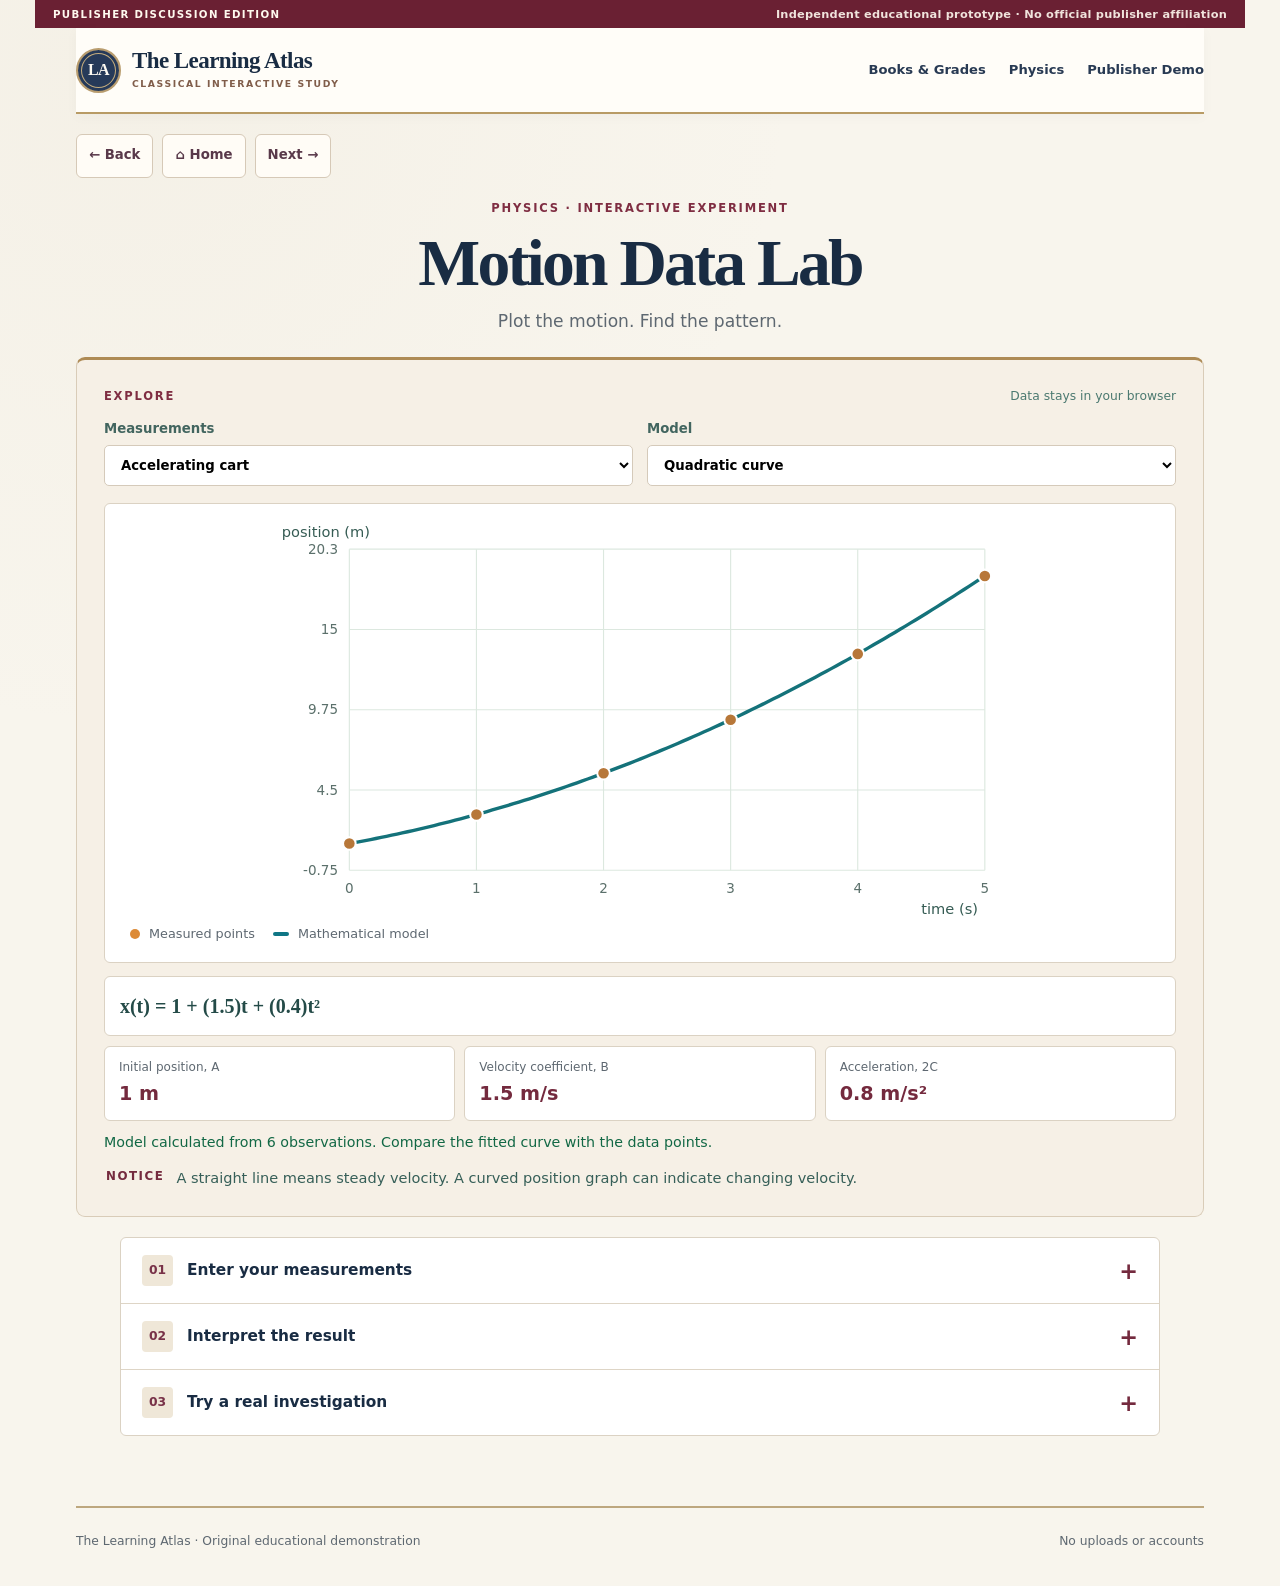
<file: lab/motion.html>
<!doctype html>
<html lang="en">
<head>
<meta charset="utf-8"><meta name="viewport" content="width=device-width,initial-scale=1,viewport-fit=cover">
<meta name="theme-color" content="#f8f5ed">
<meta name="description" content="Explore measured motion through a clear graph and simple regression models.">
<title>Motion Data Lab · The Learning Atlas</title>
<link rel="stylesheet" href="../styles.css"><link rel="stylesheet" href="motion.css">
<script type="module" src="motion.js"></script>
</head>
<body>
<a class="skip" href="#lab-main">Skip to the laboratory</a>
<div class="shell">
<div class="edition-strip"><span>PUBLISHER DISCUSSION EDITION</span><span>Independent educational prototype · No official publisher affiliation</span></div>
<header class="topbar">
<a class="logo" href="../#home"><span class="brand-mark" aria-hidden="true">LA</span><span>The Learning Atlas<small>CLASSICAL INTERACTIVE STUDY</small></span></a>
<nav class="nav lab-nav" aria-label="Main navigation"><a href="../#books">Books &amp; Grades</a><a href="../#physics">Physics</a><a href="../#showcase">Publisher Demo</a></nav>
</header>
<main id="lab-main">
<nav class="route-nav" aria-label="Page navigation"><a href="../#physics">← Back</a><a href="../#home">⌂ Home</a><a href="../#lesson/motion-graphs">Next →</a></nav>
<header class="lab-hero"><div class="eyebrow">Physics · Interactive experiment</div>
<h1>Motion Data Lab</h1><p>Plot the motion. Find the pattern.</p></header>
<section class="lab-stage" aria-label="Motion visualization and mathematical model">
<div class="lab-stage-top"><span class="visual-label">EXPLORE</span><span class="privacy-mini">Data stays in your browser</span></div>
<div class="lab-controls">
<label for="dataset">Measurements
<select id="dataset">
<option value="accelerated">Accelerating cart</option><option value="constant">Steady-speed cart</option>
<option value="noisy">Approximate measurements</option><option value="custom">My own data</option>
</select></label>
<label for="model">Model
<select id="model"><option value="1">Straight line</option><option value="2" selected>Quadratic curve</option></select></label>
</div>
<div class="graph-card lab-main-graph">
<svg id="position-chart" viewBox="0 0 660 355" role="img" aria-label="Observed position points and a fitted position-time curve"></svg>
<div class="legend"><span><i class="legend-dot"></i> Measured points</span><span><i class="legend-line"></i> Mathematical model</span></div>
</div>
<div class="model-equation" id="equation">Calculating the model…</div>
<div id="metrics" class="metric-grid" aria-live="polite"></div>
<p class="feedback" id="fit-status" role="status" aria-live="polite"></p>
<div class="lab-notice"><span>NOTICE</span><p>A straight line means steady velocity. A curved position graph can indicate changing velocity.</p></div>
</section>
<section class="lab-accordion" aria-label="Work with the data">
<details id="measurements-panel">
<summary><span>01</span> Enter your measurements <span class="summary-caret" aria-hidden="true">+</span></summary>
<div class="lab-accordion-content">
<p>Record time and position. Use different times for each observation.</p>
<div class="table-scroll"><table class="measurements"><caption>Position measurements (seconds and meters)</caption><thead><tr><th scope="col">#</th><th scope="col">Time (s)</th><th scope="col">Position (m)</th><th scope="col">Remove</th></tr></thead><tbody id="data-rows"></tbody></table></div>
<div class="actions"><button type="button" id="add-row">+ Add observation</button><button type="button" id="reset">Restore sample</button></div>
<div class="paste-data"><details><summary>Paste two spreadsheet columns</summary>
<label for="paste">One time, position pair per line</label>
<textarea id="paste" rows="4" placeholder="time,position&#10;0,1&#10;1,3.4&#10;2,6.2"></textarea>
<button type="button" id="use-paste">Use these measurements</button></details></div>
</div></details>
<details id="interpret-panel">
<summary><span>02</span> Interpret the result <span class="summary-caret" aria-hidden="true">+</span></summary>
<div class="lab-accordion-content">
<p><strong>Residuals</strong> show measured position minus model prediction.</p>
<div class="graph-card"><svg id="residual-chart" viewBox="0 0 660 195" role="img" aria-label="Residual errors plotted against observation times"></svg></div>
<div id="interpretation" class="interpretation"></div><div id="more-metrics" class="metric-grid" aria-label="Fit diagnostics"></div>
<p class="subtext">A small error or a high R² does not prove that the physical assumptions are correct.</p>
<div class="actions"><button type="button" id="download-csv" class="primary" disabled>Download CSV</button><button type="button" id="print-report" disabled>Print results</button></div>
</div></details>
<details id="investigate-panel">
<summary><span>03</span> Try a real investigation <span class="summary-caret" aria-hidden="true">+</span></summary>
<div class="lab-accordion-content">
<p>Roll a cart or ball on a safe surface. Measure its positions from video frames at known times.</p>
<ol><li>Where is the position graph steepest?</li><li>What does the coefficient of t mean? What about twice the coefficient of t²?</li><li>Which fit has smaller, less patterned residuals?</li></ol>
<p><a href="../materials/motion-model-investigation.html" target="_blank" rel="noopener">Open printable investigation sheet ↗</a></p>
</div></details>
</section>
</main>
<footer class="footer"><span>The Learning Atlas · Original educational demonstration</span><span>No uploads or accounts</span></footer>
</div></body></html>
</file>
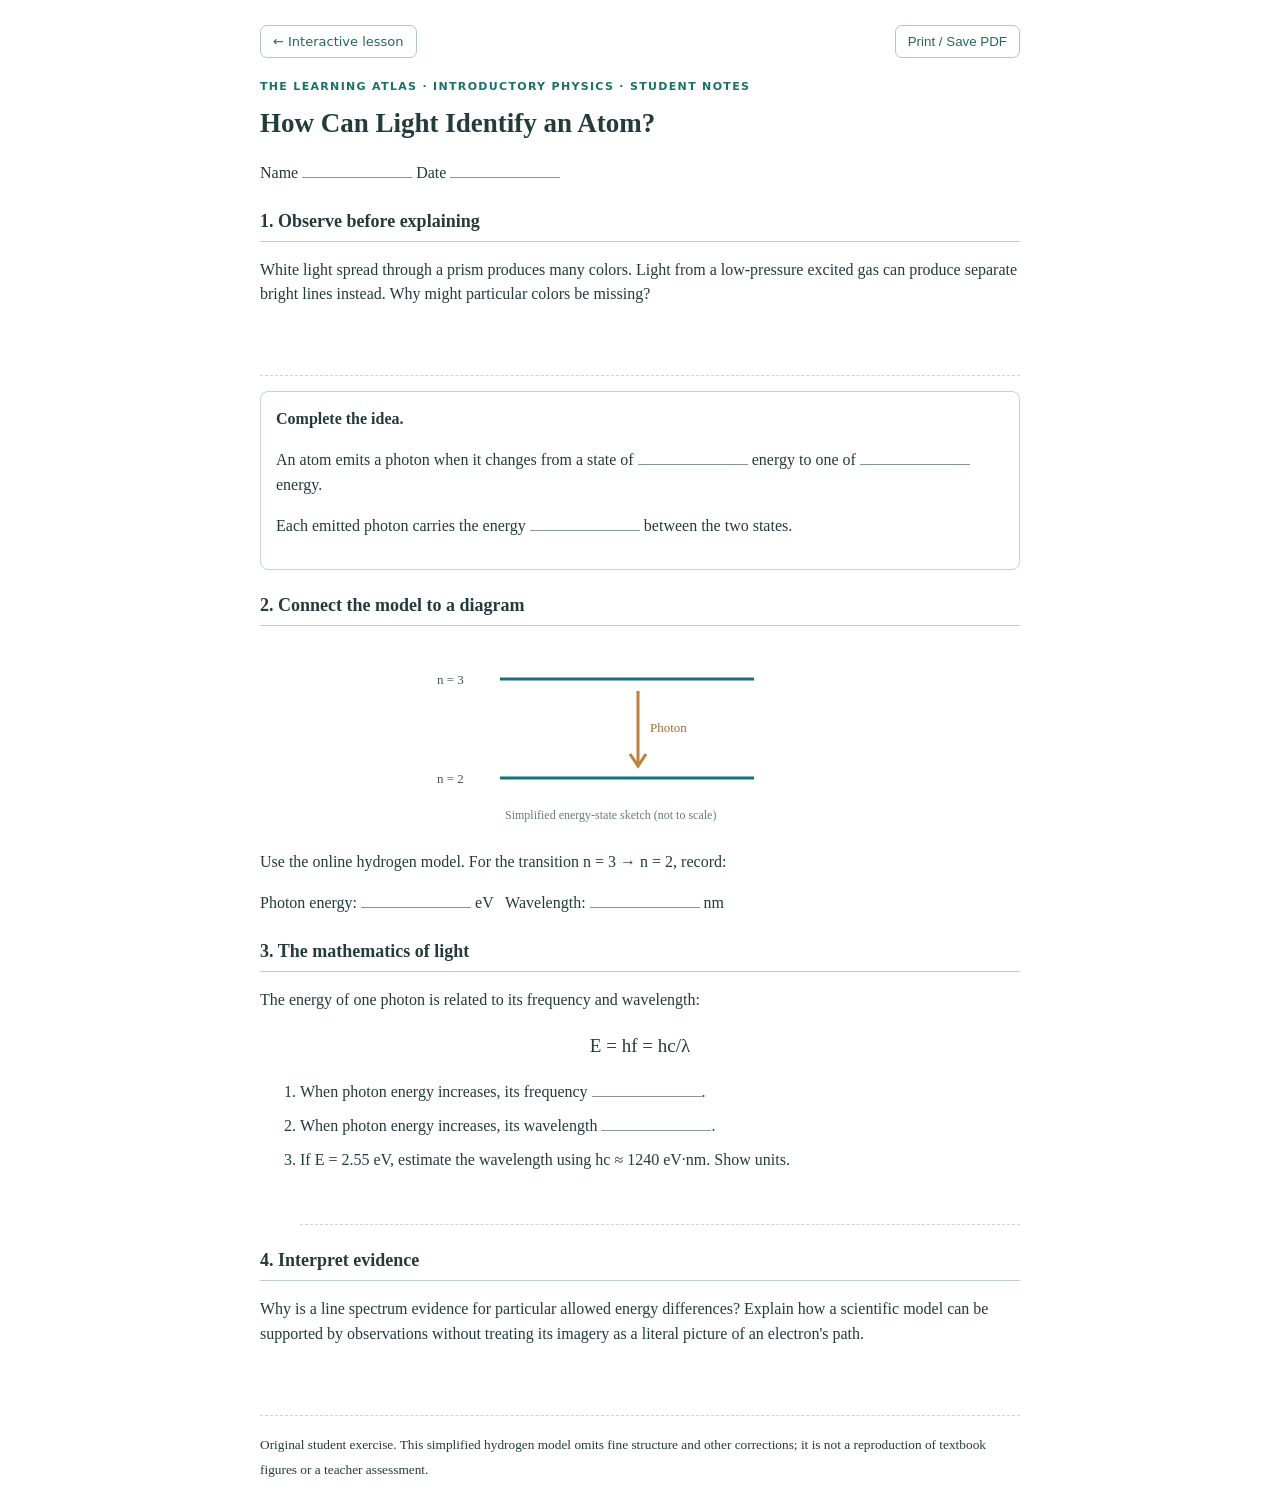
<file: materials/atomic-spectra-guided-notes.html>
<!doctype html><html lang="en"><head><meta charset="utf-8"><meta name="viewport" content="width=device-width, initial-scale=1"><title>Hydrogen Light and Spectra — Guided Notes</title><style>body{max-width:760px;margin:25px auto;padding:0 18px;color:#233c39;font:16px/1.55 Georgia,serif}h1{font-size:27px;margin:10px 0}h2{font-size:18px;margin:22px 0 10px;padding-bottom:5px;border-bottom:1px solid #bed0c6}.small{font:700 11px system-ui;letter-spacing:.12em;text-transform:uppercase;color:#1a706b}.blank{display:inline-block;min-width:110px;border-bottom:1px solid #84988f;height:16px}.line{height:52px;border-bottom:1px dashed #cbd6ce}.field{border:1px solid #c2d6c8;border-radius:8px;padding:15px;margin:15px 0}.tools{display:flex;justify-content:space-between;align-items:center;font:13px system-ui;margin-bottom:22px}.tools a,.tools button{padding:8px 12px;border:1px solid #b3c9bf;border-radius:7px;background:white;color:#28645f;text-decoration:none}svg{width:100%;max-width:460px;display:block;margin:12px auto}li{margin:9px 0}@media print{.tools{display:none}body{margin:0;max-width:none;padding:0;font-size:14px}@page{margin:16mm}}</style></head><body>
<div class="tools"><a href="../#lesson/atom-spectra">← Interactive lesson</a><button onclick="window.print()">Print / Save PDF</button></div>
<div class="small">The Learning Atlas · Introductory Physics · Student notes</div>
<h1>How Can Light Identify an Atom?</h1><p>Name <span class="blank"></span> Date <span class="blank"></span></p>
<h2>1. Observe before explaining</h2><p>White light spread through a prism produces many colors. Light from a low-pressure excited gas can produce separate bright lines instead. Why might particular colors be missing?</p><div class="line"></div>
<div class="field"><strong>Complete the idea.</strong><p>An atom emits a photon when it changes from a state of <span class="blank"></span> energy to one of <span class="blank"></span> energy.</p><p>Each emitted photon carries the energy <span class="blank"></span> between the two states.</p></div>
<h2>2. Connect the model to a diagram</h2>
<svg viewBox="0 0 460 196" role="img" aria-label="Two horizontal atomic energy-state lines for students to label"><path d="M90 41H344M90 140H344" stroke="#14727a" stroke-width="3"/><path d="M228 53V125" stroke="#c08039" stroke-width="3"/><path d="M220 116L228 128L236 116" fill="none" stroke="#c08039" stroke-width="3"/><text x="27" y="46" font-size="13" fill="#415a55">n = 3</text><text x="27" y="145" font-size="13" fill="#415a55">n = 2</text><text x="240" y="94" font-size="13" fill="#a66c2e">Photon</text><text x="95" y="181" font-size="12" fill="#667d72">Simplified energy-state sketch (not to scale)</text></svg>
<p>Use the online hydrogen model. For the transition n = 3 → n = 2, record:</p><p>Photon energy: <span class="blank"></span> eV &nbsp; Wavelength: <span class="blank"></span> nm</p>
<h2>3. The mathematics of light</h2><p>The energy of one photon is related to its frequency and wavelength:</p><p style="text-align:center;font-size:19px">E = hf = hc/λ</p>
<ol><li>When photon energy increases, its frequency <span class="blank"></span>.</li><li>When photon energy increases, its wavelength <span class="blank"></span>.</li><li>If E = 2.55 eV, estimate the wavelength using hc ≈ 1240 eV·nm. Show units.<div class="line"></div></li></ol>
<h2>4. Interpret evidence</h2><p>Why is a line spectrum evidence for particular allowed energy differences? Explain how a scientific model can be supported by observations without treating its imagery as a literal picture of an electron's path.</p><div class="line"></div><p><small>Original student exercise. This simplified hydrogen model omits fine structure and other corrections; it is not a reproduction of textbook figures or a teacher assessment.</small></p></body></html>
</file>
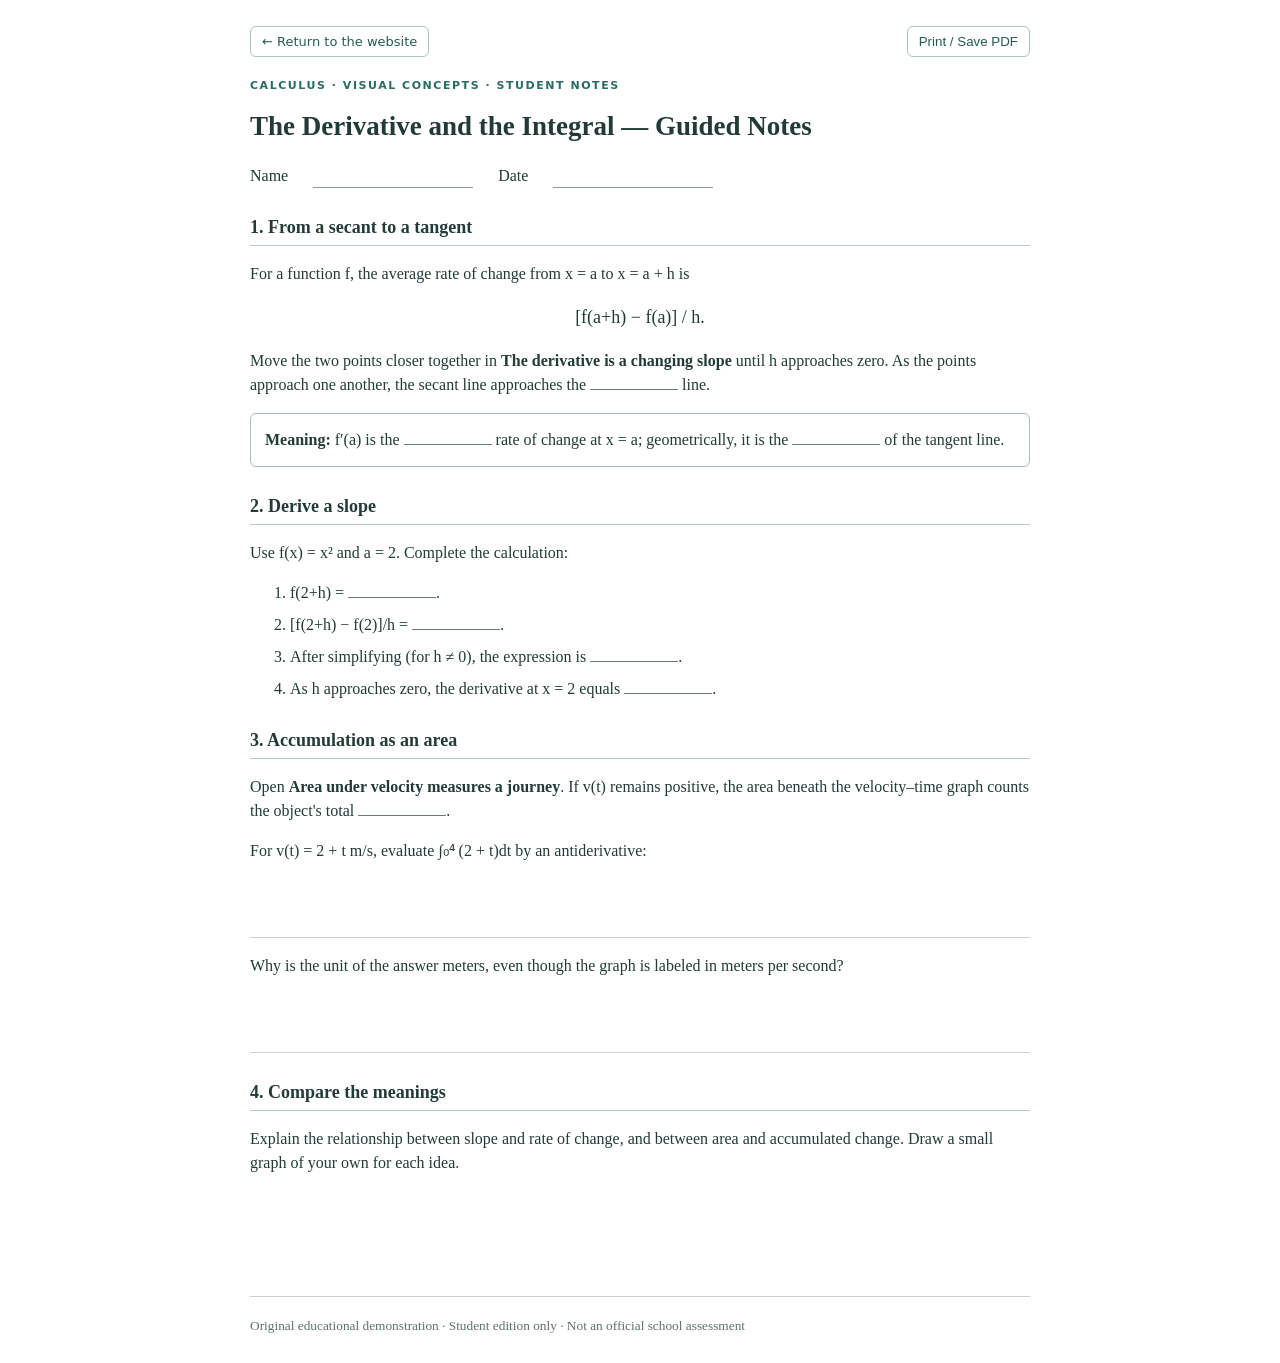
<file: materials/calculus-graphical-meaning-guided-notes.html>
<!doctype html><html lang="en"><head><meta charset="utf-8"><meta name="viewport" content="width=device-width,initial-scale=1"><title>The Derivative and the Integral — Guided Notes — The Learning Atlas</title><style>
body{max-width:780px;margin:26px auto;padding:0 18px;font:16px/1.5 Georgia,Cambria,serif;color:#223b37}h1{font-size:27px;line-height:1.15}h2{font-size:18px;border-bottom:1px solid #b7c9c1;padding-bottom:4px;margin-top:26px}.eyebrow{font:700 11px/1.3 system-ui;letter-spacing:.14em;color:#286c66;text-transform:uppercase}.names{display:flex;gap:25px;flex-wrap:wrap;margin:22px 0}.rule{display:inline-block;border-bottom:1px solid #8d9c94;min-width:160px}.blank{display:inline-block;border-bottom:1px solid #657e70;min-width:88px;height:1em}.writing{height:58px;border-bottom:1px solid #c8d4c8;margin:6px 0 14px}.box{padding:14px;border:1px solid #acbeb4;border-radius:6px;margin:14px 0}.table{width:100%;border-collapse:collapse;margin:15px 0}.table td,.table th{border:1px solid #b4c6be;padding:8px;text-align:center}.tools{display:flex;gap:10px;align-items:center;justify-content:space-between;font:13px system-ui;margin-bottom:22px}.tools button,.tools a{background:white;border:1px solid #afc3b6;color:#245c53;text-decoration:none;border-radius:6px;padding:7px 11px}small{color:#61716a}svg{max-width:100%}li{margin:8px 0}@media print{.tools{display:none}body{max-width:none;margin:0;padding:0;font-size:14px}h1{font-size:24px}@page{margin:16mm}}</style></head><body><div class="tools"><a href="../#physics">← Return to the website</a><button type="button" onclick="window.print()">Print / Save PDF</button></div><div class="eyebrow">Calculus · Visual concepts · Student notes</div><h1>The Derivative and the Integral — Guided Notes</h1><div class="names">Name <span class="rule"></span> Date <span class="rule"></span></div>
<h2>1. From a secant to a tangent</h2><p>For a function f, the average rate of change from x = a to x = a + h is</p><p style="text-align:center;font-size:18px">[f(a+h) − f(a)] / h.</p>
<p>Move the two points closer together in <strong>The derivative is a changing slope</strong> until h approaches zero. As the points approach one another, the secant line approaches the <span class="blank"></span> line.</p>
<div class="box"><strong>Meaning:</strong> f′(a) is the <span class="blank"></span> rate of change at x = a; geometrically, it is the <span class="blank"></span> of the tangent line.</div>
<h2>2. Derive a slope</h2><p>Use f(x) = x² and a = 2. Complete the calculation:</p>
<ol><li>f(2+h) = <span class="blank"></span>.</li><li>[f(2+h) − f(2)]/h = <span class="blank"></span>.</li><li>After simplifying (for h ≠ 0), the expression is <span class="blank"></span>.</li><li>As h approaches zero, the derivative at x = 2 equals <span class="blank"></span>.</li></ol>
<h2>3. Accumulation as an area</h2><p>Open <strong>Area under velocity measures a journey</strong>. If v(t) remains positive, the area beneath the velocity–time graph counts the object's total <span class="blank"></span>.</p>
<p>For v(t) = 2 + t m/s, evaluate ∫₀⁴ (2 + t)dt by an antiderivative:</p><div class="writing"></div>
<p>Why is the unit of the answer meters, even though the graph is labeled in meters per second?</p><div class="writing"></div>
<h2>4. Compare the meanings</h2><p>Explain the relationship between slope and rate of change, and between area and accumulated change. Draw a small graph of your own for each idea.</p><div class="writing" style="height:105px"></div>
<p><small>Original educational demonstration · Student edition only · Not an official school assessment</small></p></body></html>
</file>
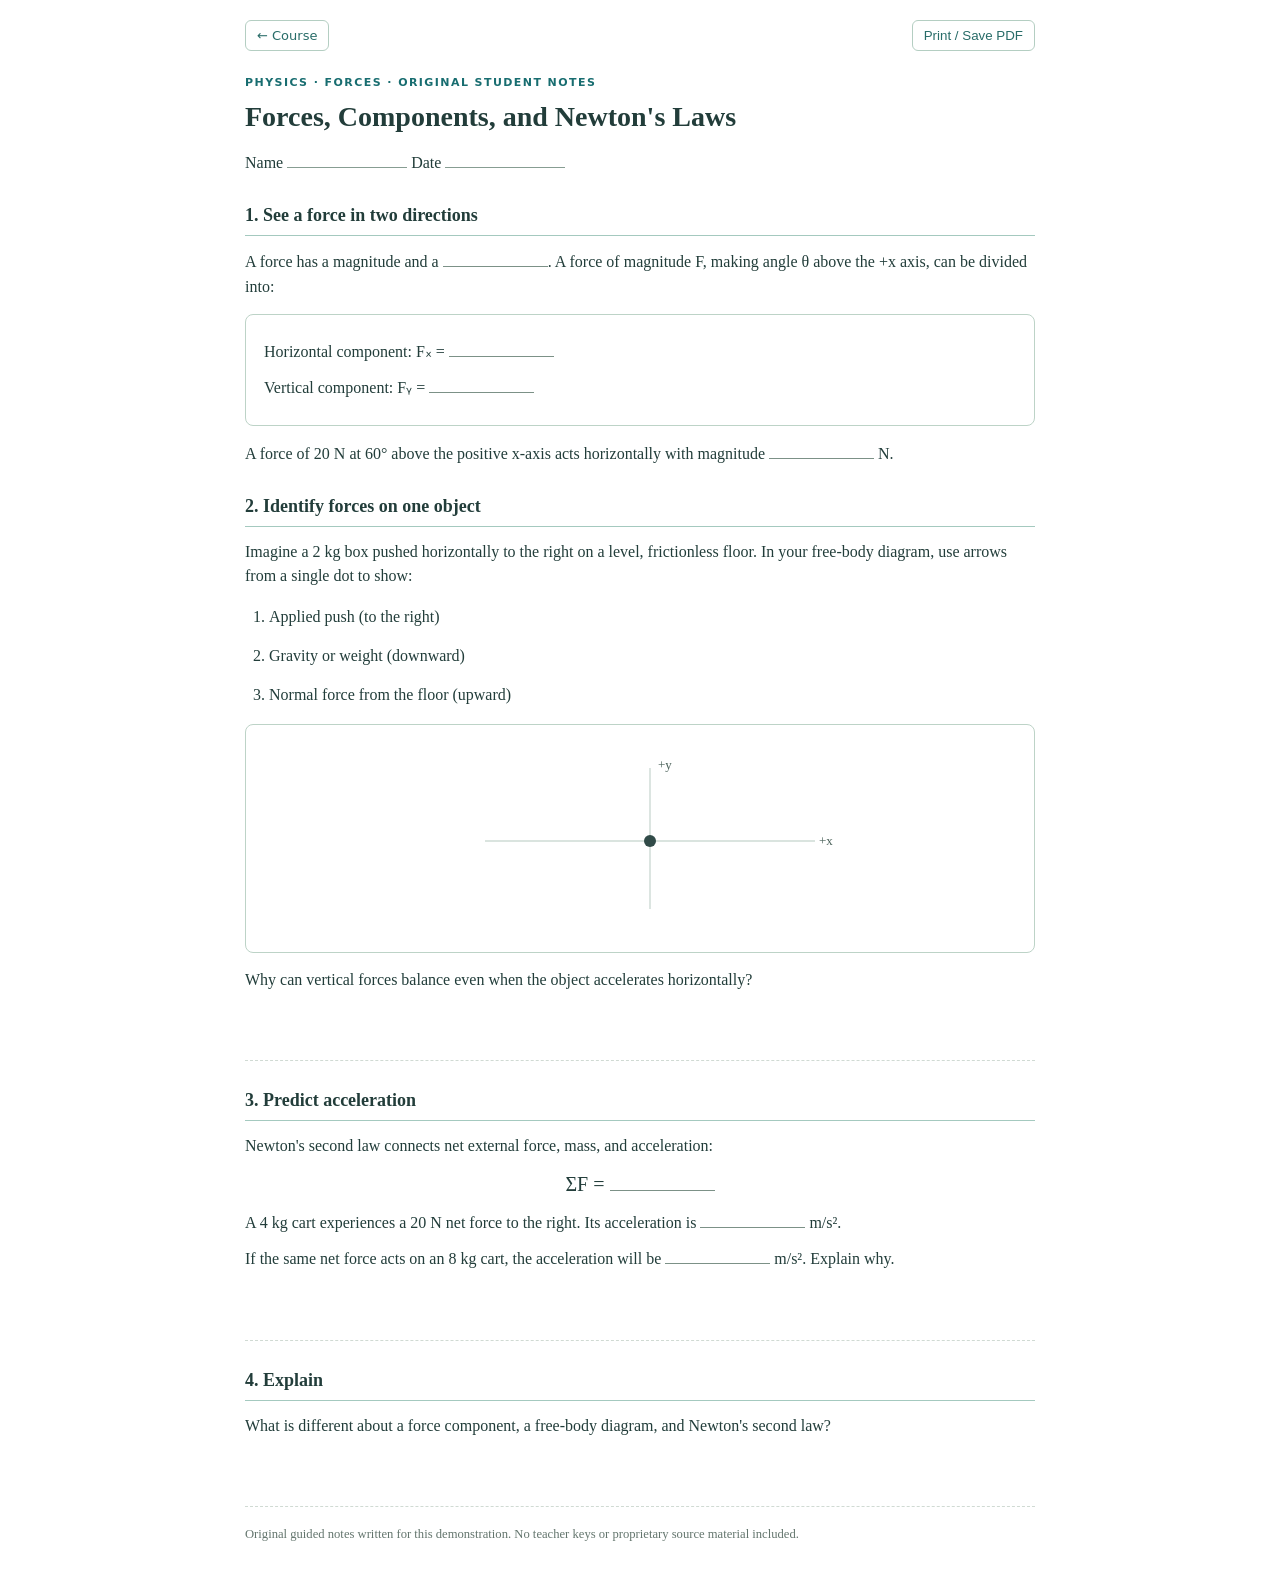
<file: materials/forces-guided-notes.html>
<!doctype html><html lang="en"><head><meta charset="utf-8"><meta name="viewport" content="width=device-width,initial-scale=1"><title>Forces, Components, and Newton's Laws — Learning Atlas</title><style>body{max-width:790px;padding:20px 22px;margin:0 auto;font:16px/1.55 Georgia,serif;color:#223d3a}h1{font-size:28px;line-height:1.18;margin:11px 0 18px}h2{font-size:18px;border-bottom:1px solid #a4c9bf;margin:26px 0 13px;padding-bottom:5px}p{margin:10px 0}ol{padding-left:24px}li{margin-bottom:14px}.tiny{font:700 11px system-ui;text-transform:uppercase;letter-spacing:.13em;color:#186d70}.bar{display:flex;justify-content:space-between;gap:9px;margin-bottom:25px;font:13px system-ui}.bar a,.bar button{background:#fff;border:1px solid #b4cec2;border-radius:6px;padding:7px 11px;color:#286c68;text-decoration:none;cursor:pointer}.rule{display:inline-block;min-width:120px;border-bottom:1px solid #879d92;height:13px}.answer{display:inline-block;min-width:105px;border-bottom:1px solid #7c9187;height:17px}.paper{border:1px solid #bdd3c7;border-radius:8px;padding:14px 18px;margin:15px 0}.lines{height:58px;border-bottom:1px dashed #d0dad3;margin:10px 0 18px}.small{font-size:.79rem;color:#63756d}svg{max-width:100%;display:block;margin:12px auto} @media print{.bar{display:none}body{max-width:none;margin:0;padding:0;font-size:14px}h1{font-size:24px}@page{margin:15mm}}</style></head><body><div class="bar"><a href="../#physics">← Course</a><button onclick="window.print()">Print / Save PDF</button></div><div class="tiny">Physics · Forces · Original Student Notes</div><h1>Forces, Components, and Newton's Laws</h1><p>Name <span class="rule"></span> Date <span class="rule"></span></p>
<h2>1. See a force in two directions</h2><p>A force has a magnitude and a <span class="answer"></span>. A force of magnitude F, making angle θ above the +x axis, can be divided into:</p>
<div class="paper"><p>Horizontal component: Fₓ = <span class="answer"></span></p><p>Vertical component: Fᵧ = <span class="answer"></span></p></div>
<p>A force of 20 N at 60° above the positive x-axis acts horizontally with magnitude <span class="answer"></span> N.</p>
<h2>2. Identify forces on one object</h2><p>Imagine a 2 kg box pushed horizontally to the right on a level, frictionless floor. In your free-body diagram, use arrows from a single dot to show:</p>
<ol><li>Applied push (to the right)</li><li>Gravity or weight (downward)</li><li>Normal force from the floor (upward)</li></ol>
<div class="paper"><svg viewBox="0 0 490 175" role="img" aria-label="Blank axes through a dot, for students to add force arrows" width="490" height="175"><path d="M90 90H420M255 17V158" stroke="#cedbd5" stroke-width="1.4"/><circle cx="255" cy="90" r="6" fill="#314b48"/><text x="424" y="94" font-size="13" fill="#4b625a">+x</text><text x="263" y="18" font-size="13" fill="#4b625a">+y</text></svg></div>
<p>Why can vertical forces balance even when the object accelerates horizontally?</p><div class="lines"></div>
<h2>3. Predict acceleration</h2><p>Newton's second law connects net external force, mass, and acceleration:</p><p style="text-align:center;font-size:20px">ΣF = <span class="answer"></span></p>
<p>A 4 kg cart experiences a 20 N net force to the right. Its acceleration is <span class="answer"></span> m/s².</p>
<p>If the same net force acts on an 8 kg cart, the acceleration will be <span class="answer"></span> m/s². Explain why.</p><div class="lines"></div>
<h2>4. Explain</h2><p>What is different about a force component, a free-body diagram, and Newton's second law?</p><div class="lines"></div><p class="small">Original guided notes written for this demonstration. No teacher keys or proprietary source material included.</p></body></html>
</file>
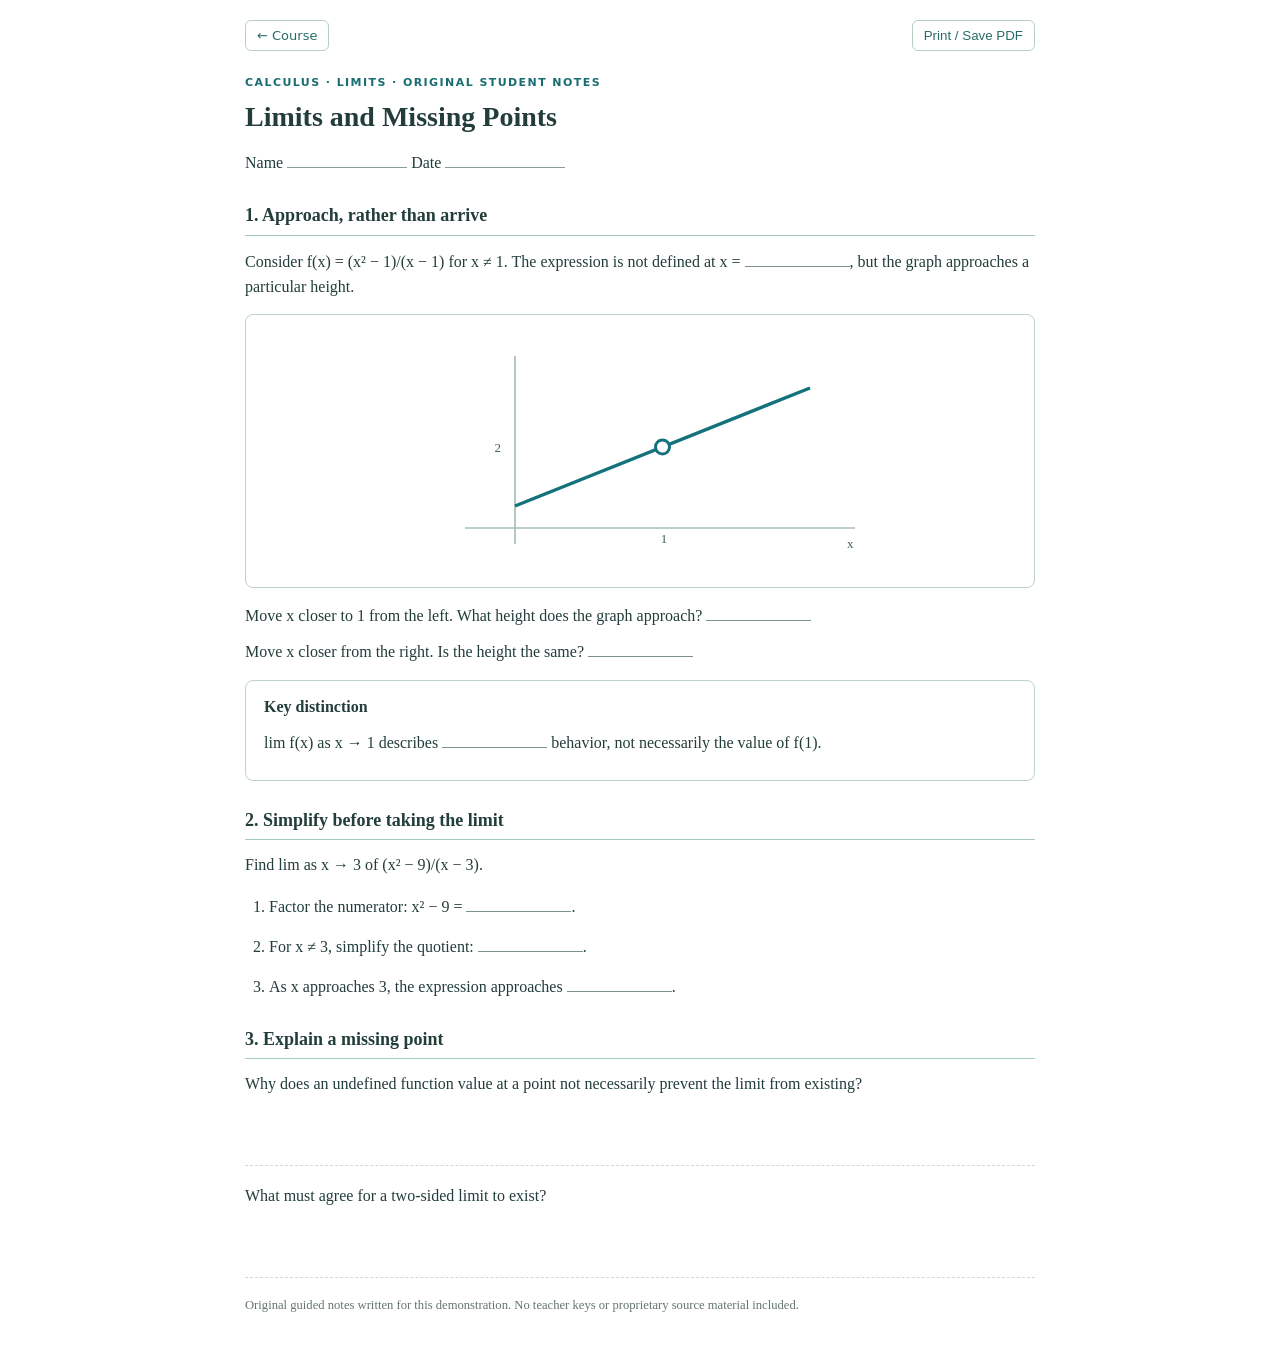
<file: materials/limits-guided-notes.html>
<!doctype html><html lang="en"><head><meta charset="utf-8"><meta name="viewport" content="width=device-width,initial-scale=1"><title>Limits and Missing Points — Learning Atlas</title><style>body{max-width:790px;padding:20px 22px;margin:0 auto;font:16px/1.55 Georgia,serif;color:#223d3a}h1{font-size:28px;line-height:1.18;margin:11px 0 18px}h2{font-size:18px;border-bottom:1px solid #a4c9bf;margin:26px 0 13px;padding-bottom:5px}p{margin:10px 0}ol{padding-left:24px}li{margin-bottom:14px}.tiny{font:700 11px system-ui;text-transform:uppercase;letter-spacing:.13em;color:#186d70}.bar{display:flex;justify-content:space-between;gap:9px;margin-bottom:25px;font:13px system-ui}.bar a,.bar button{background:#fff;border:1px solid #b4cec2;border-radius:6px;padding:7px 11px;color:#286c68;text-decoration:none;cursor:pointer}.rule{display:inline-block;min-width:120px;border-bottom:1px solid #879d92;height:13px}.answer{display:inline-block;min-width:105px;border-bottom:1px solid #7c9187;height:17px}.paper{border:1px solid #bdd3c7;border-radius:8px;padding:14px 18px;margin:15px 0}.lines{height:58px;border-bottom:1px dashed #d0dad3;margin:10px 0 18px}.small{font-size:.79rem;color:#63756d}svg{max-width:100%;display:block;margin:12px auto} @media print{.bar{display:none}body{max-width:none;margin:0;padding:0;font-size:14px}h1{font-size:24px}@page{margin:15mm}}</style></head><body><div class="bar"><a href="../#physics">← Course</a><button onclick="window.print()">Print / Save PDF</button></div><div class="tiny">Calculus · Limits · Original Student Notes</div><h1>Limits and Missing Points</h1><p>Name <span class="rule"></span> Date <span class="rule"></span></p>
<h2>1. Approach, rather than arrive</h2><p>Consider f(x) = (x² − 1)/(x − 1) for x ≠ 1. The expression is not defined at x = <span class="answer"></span>, but the graph approaches a particular height.</p>
<div class="paper"><svg viewBox="0 0 490 220" role="img" aria-label="Straight-line graph with a missing point at x=1,y=2" width="490" height="220"><path d="M70 187H460M120 15V203" stroke="#a8bfb4" stroke-width="1.7"/><path d="M120 165L415 47" stroke="#14727a" stroke-width="3.4"/><circle cx="267.5" cy="106" r="7" fill="white" stroke="#14727a" stroke-width="3"/><text x="269" y="202" text-anchor="middle" fill="#415e55" font-size="13">1</text><text x="106" y="111" text-anchor="end" fill="#415e55" font-size="13">2</text><text x="452" y="207" font-size="13" fill="#415e55">x</text></svg></div>
<p>Move x closer to 1 from the left. What height does the graph approach? <span class="answer"></span></p>
<p>Move x closer from the right. Is the height the same? <span class="answer"></span></p>
<div class="paper"><strong>Key distinction</strong><p>lim f(x) as x → 1 describes <span class="answer"></span> behavior, not necessarily the value of f(1).</p></div>
<h2>2. Simplify before taking the limit</h2><p>Find lim as x → 3 of (x² − 9)/(x − 3).</p><ol><li>Factor the numerator: x² − 9 = <span class="answer"></span>.</li><li>For x ≠ 3, simplify the quotient: <span class="answer"></span>.</li><li>As x approaches 3, the expression approaches <span class="answer"></span>.</li></ol>
<h2>3. Explain a missing point</h2><p>Why does an undefined function value at a point not necessarily prevent the limit from existing?</p><div class="lines"></div>
<p>What must agree for a two-sided limit to exist?</p><div class="lines"></div><p class="small">Original guided notes written for this demonstration. No teacher keys or proprietary source material included.</p></body></html>
</file>
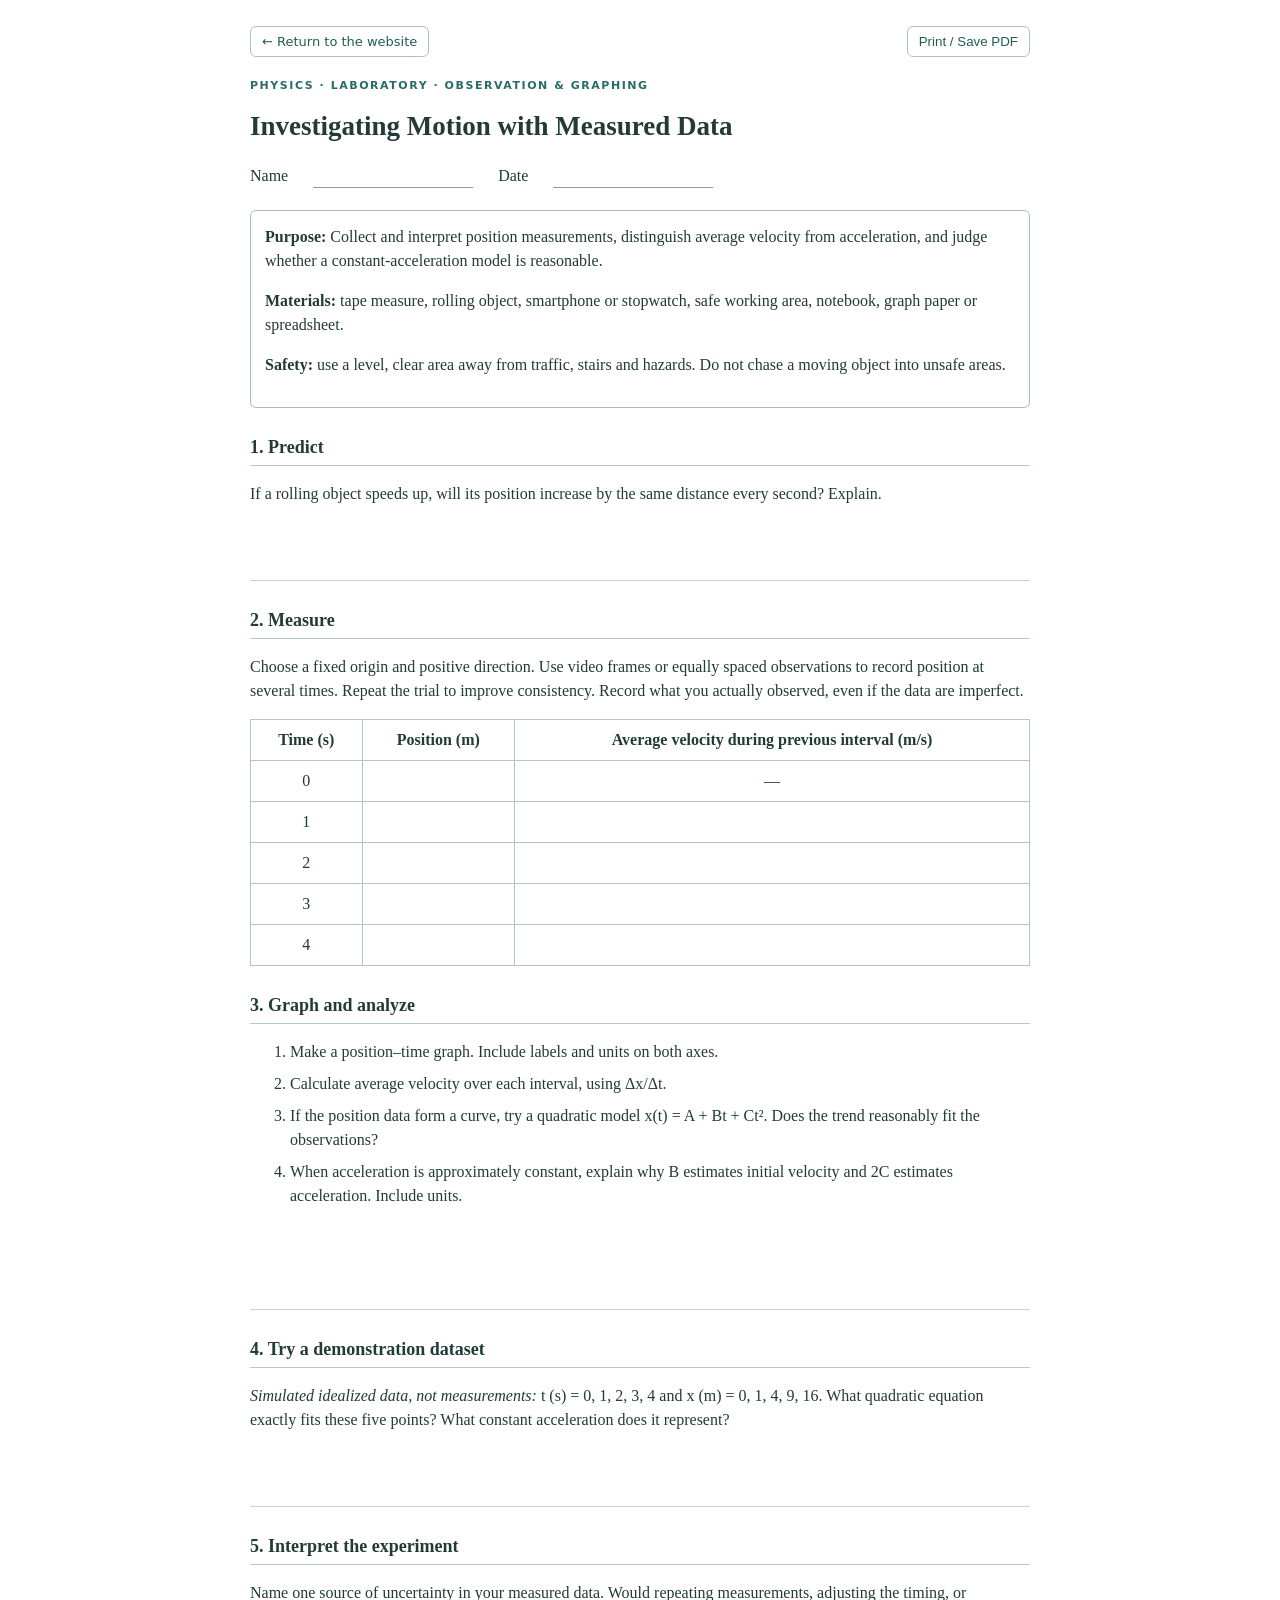
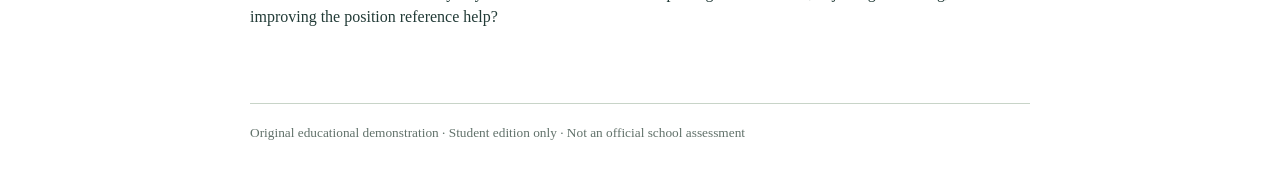
<file: materials/motion-data-lab.html>
<!doctype html><html lang="en"><head><meta charset="utf-8"><meta name="viewport" content="width=device-width,initial-scale=1"><title>Investigating Motion with Measured Data — The Learning Atlas</title><style>
body{max-width:780px;margin:26px auto;padding:0 18px;font:16px/1.5 Georgia,Cambria,serif;color:#223b37}h1{font-size:27px;line-height:1.15}h2{font-size:18px;border-bottom:1px solid #b7c9c1;padding-bottom:4px;margin-top:26px}.eyebrow{font:700 11px/1.3 system-ui;letter-spacing:.14em;color:#286c66;text-transform:uppercase}.names{display:flex;gap:25px;flex-wrap:wrap;margin:22px 0}.rule{display:inline-block;border-bottom:1px solid #8d9c94;min-width:160px}.blank{display:inline-block;border-bottom:1px solid #657e70;min-width:88px;height:1em}.writing{height:58px;border-bottom:1px solid #c8d4c8;margin:6px 0 14px}.box{padding:14px;border:1px solid #acbeb4;border-radius:6px;margin:14px 0}.table{width:100%;border-collapse:collapse;margin:15px 0}.table td,.table th{border:1px solid #b4c6be;padding:8px;text-align:center}.tools{display:flex;gap:10px;align-items:center;justify-content:space-between;font:13px system-ui;margin-bottom:22px}.tools button,.tools a{background:white;border:1px solid #afc3b6;color:#245c53;text-decoration:none;border-radius:6px;padding:7px 11px}small{color:#61716a}svg{max-width:100%}li{margin:8px 0}@media print{.tools{display:none}body{max-width:none;margin:0;padding:0;font-size:14px}h1{font-size:24px}@page{margin:16mm}}</style></head><body><div class="tools"><a href="../#physics">← Return to the website</a><button type="button" onclick="window.print()">Print / Save PDF</button></div><div class="eyebrow">Physics · Laboratory · Observation &amp; Graphing</div><h1>Investigating Motion with Measured Data</h1><div class="names">Name <span class="rule"></span> Date <span class="rule"></span></div>
<div class="box"><strong>Purpose:</strong> Collect and interpret position measurements, distinguish average velocity from acceleration, and judge whether a constant-acceleration model is reasonable.<p><strong>Materials:</strong> tape measure, rolling object, smartphone or stopwatch, safe working area, notebook, graph paper or spreadsheet.</p><p><strong>Safety:</strong> use a level, clear area away from traffic, stairs and hazards. Do not chase a moving object into unsafe areas.</p></div>
<h2>1. Predict</h2><p>If a rolling object speeds up, will its position increase by the same distance every second? Explain.</p><div class="writing"></div>
<h2>2. Measure</h2><p>Choose a fixed origin and positive direction. Use video frames or equally spaced observations to record position at several times. Repeat the trial to improve consistency. Record what you actually observed, even if the data are imperfect.</p>
<table class="table"><tr><th>Time (s)</th><th>Position (m)</th><th>Average velocity during previous interval (m/s)</th></tr><tr><td>0</td><td></td><td>—</td></tr><tr><td>1</td><td></td><td></td></tr><tr><td>2</td><td></td><td></td></tr><tr><td>3</td><td></td><td></td></tr><tr><td>4</td><td></td><td></td></tr></table>
<h2>3. Graph and analyze</h2><ol><li>Make a position–time graph. Include labels and units on both axes.</li><li>Calculate average velocity over each interval, using Δx/Δt.</li><li>If the position data form a curve, try a quadratic model x(t) = A + Bt + Ct². Does the trend reasonably fit the observations?</li><li>When acceleration is approximately constant, explain why B estimates initial velocity and 2C estimates acceleration. Include units.</li></ol><div class="writing" style="height:85px"></div>
<h2>4. Try a demonstration dataset</h2><p><em>Simulated idealized data, not measurements:</em> t (s) = 0, 1, 2, 3, 4 and x (m) = 0, 1, 4, 9, 16. What quadratic equation exactly fits these five points? What constant acceleration does it represent?</p><div class="writing"></div>
<h2>5. Interpret the experiment</h2><p>Name one source of uncertainty in your measured data. Would repeating measurements, adjusting the timing, or improving the position reference help?</p><div class="writing"></div>
<p><small>Original educational demonstration · Student edition only · Not an official school assessment</small></p></body></html>
</file>
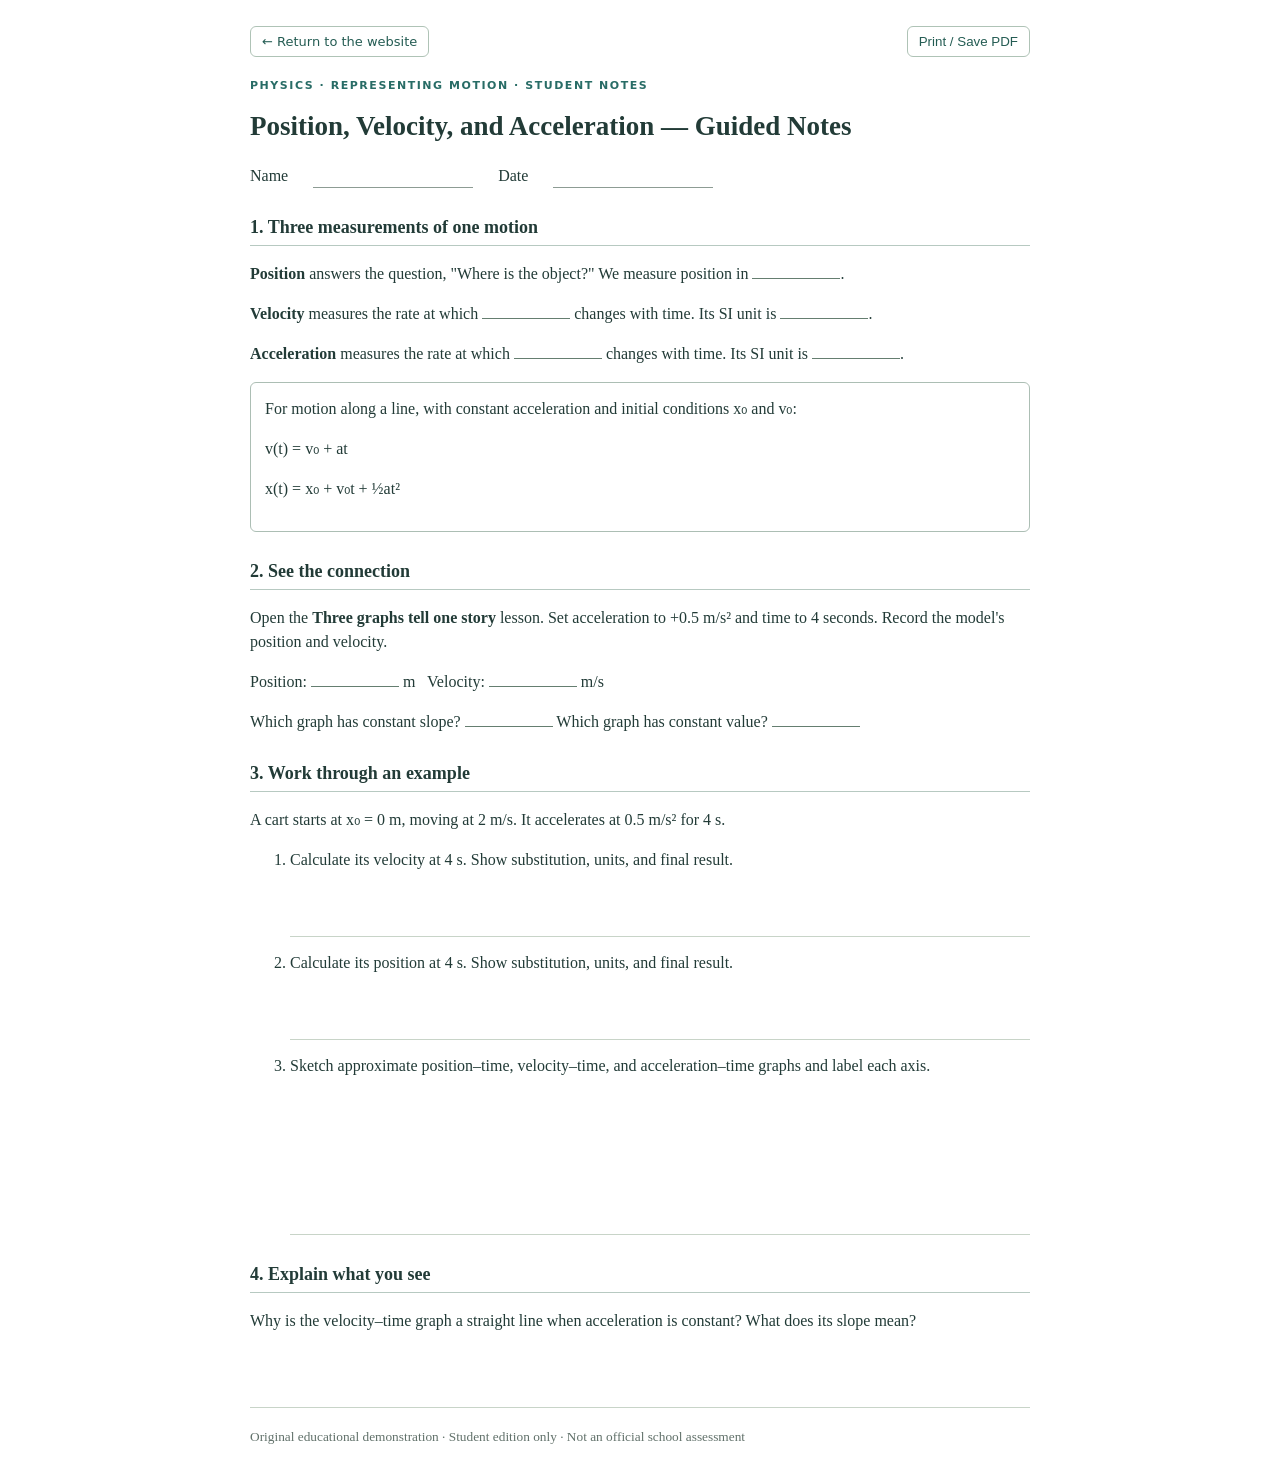
<file: materials/motion-graphs-guided-notes.html>
<!doctype html><html lang="en"><head><meta charset="utf-8"><meta name="viewport" content="width=device-width,initial-scale=1"><title>Position, Velocity, and Acceleration — Guided Notes — The Learning Atlas</title><style>
body{max-width:780px;margin:26px auto;padding:0 18px;font:16px/1.5 Georgia,Cambria,serif;color:#223b37}h1{font-size:27px;line-height:1.15}h2{font-size:18px;border-bottom:1px solid #b7c9c1;padding-bottom:4px;margin-top:26px}.eyebrow{font:700 11px/1.3 system-ui;letter-spacing:.14em;color:#286c66;text-transform:uppercase}.names{display:flex;gap:25px;flex-wrap:wrap;margin:22px 0}.rule{display:inline-block;border-bottom:1px solid #8d9c94;min-width:160px}.blank{display:inline-block;border-bottom:1px solid #657e70;min-width:88px;height:1em}.writing{height:58px;border-bottom:1px solid #c8d4c8;margin:6px 0 14px}.box{padding:14px;border:1px solid #acbeb4;border-radius:6px;margin:14px 0}.table{width:100%;border-collapse:collapse;margin:15px 0}.table td,.table th{border:1px solid #b4c6be;padding:8px;text-align:center}.tools{display:flex;gap:10px;align-items:center;justify-content:space-between;font:13px system-ui;margin-bottom:22px}.tools button,.tools a{background:white;border:1px solid #afc3b6;color:#245c53;text-decoration:none;border-radius:6px;padding:7px 11px}small{color:#61716a}svg{max-width:100%}li{margin:8px 0}@media print{.tools{display:none}body{max-width:none;margin:0;padding:0;font-size:14px}h1{font-size:24px}@page{margin:16mm}}</style></head><body><div class="tools"><a href="../#physics">← Return to the website</a><button type="button" onclick="window.print()">Print / Save PDF</button></div><div class="eyebrow">Physics · Representing motion · Student notes</div><h1>Position, Velocity, and Acceleration — Guided Notes</h1><div class="names">Name <span class="rule"></span> Date <span class="rule"></span></div>
<h2>1. Three measurements of one motion</h2>
<p><strong>Position</strong> answers the question, "Where is the object?" We measure position in <span class="blank"></span>.</p>
<p><strong>Velocity</strong> measures the rate at which <span class="blank"></span> changes with time. Its SI unit is <span class="blank"></span>.</p>
<p><strong>Acceleration</strong> measures the rate at which <span class="blank"></span> changes with time. Its SI unit is <span class="blank"></span>.</p>
<div class="box">For motion along a line, with constant acceleration and initial conditions x₀ and v₀:
<p>v(t) = v₀ + at</p>
<p>x(t) = x₀ + v₀t + ½at²</p></div>
<h2>2. See the connection</h2><p>Open the <strong>Three graphs tell one story</strong> lesson. Set acceleration to +0.5 m/s² and time to 4 seconds. Record the model's position and velocity.</p>
<p>Position: <span class="blank"></span> m &nbsp; Velocity: <span class="blank"></span> m/s</p>
<p>Which graph has constant slope? <span class="blank"></span> Which graph has constant value? <span class="blank"></span></p>
<h2>3. Work through an example</h2><p>A cart starts at x₀ = 0 m, moving at 2 m/s. It accelerates at 0.5 m/s² for 4 s.</p>
<ol><li>Calculate its velocity at 4 s. Show substitution, units, and final result.<div class="writing"></div></li>
<li>Calculate its position at 4 s. Show substitution, units, and final result.<div class="writing"></div></li>
<li>Sketch approximate position–time, velocity–time, and acceleration–time graphs and label each axis.<div class="writing" style="height:150px"></div></li></ol>
<h2>4. Explain what you see</h2><p>Why is the velocity–time graph a straight line when acceleration is constant? What does its slope mean?</p><div class="writing"></div>
<p><small>Original educational demonstration · Student edition only · Not an official school assessment</small></p></body></html>
</file>
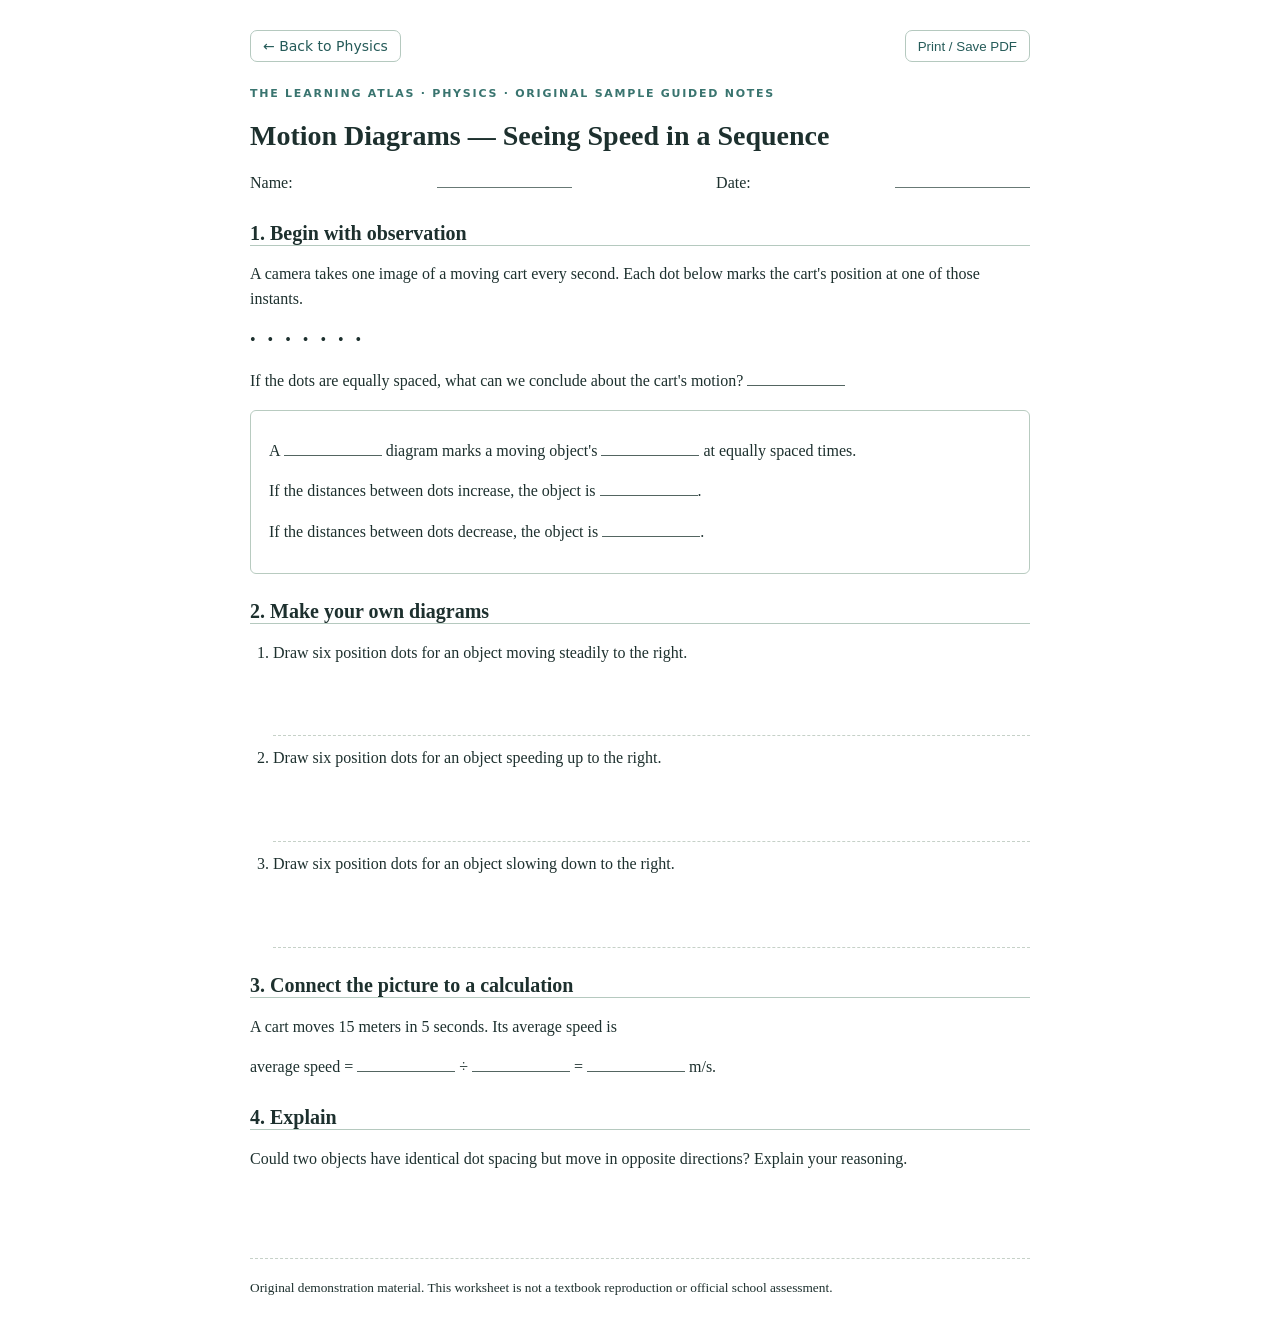
<file: materials/motion-guided-notes.html>
<!doctype html><html lang="en"><head><meta charset="utf-8"><meta name="viewport" content="width=device-width, initial-scale=1"><style>body{max-width:780px;margin:30px auto;padding:0 18px;color:#1d302e;font:16px/1.55 Georgia,serif}h1,h2{line-height:1.2}h1{font-size:28px}h2{font-size:20px;border-bottom:1px solid #b5c9bf;margin-top:25px}.brand{font:700 11px system-ui;letter-spacing:.16em;color:#39746f;text-transform:uppercase}.meta{display:flex;justify-content:space-between;gap:18px;flex-wrap:wrap}.rule{display:inline-block;border-bottom:1px solid #687975;min-width:135px;height:16px}.blank{display:inline-block;border-bottom:1px solid #536561;min-width:98px;height:15px}.box{border:1px solid #b8cbc0;padding:12px 18px;margin:16px 0;border-radius:6px}ol{padding-left:23px}li{margin:10px 0}.space{height:70px;border-bottom:1px dashed #c6d1c8}.toolbar{display:flex;gap:8px;justify-content:space-between;margin:10px 0 25px;font:14px system-ui}.toolbar a,.toolbar button{border:1px solid #b5c9bf;border-radius:7px;padding:7px 12px;color:#255b59;text-decoration:none;background:white}@media print{body{margin:0;max-width:none;padding:0}.toolbar{display:none}h1{font-size:24px}.box{break-inside:avoid}@page{margin:15mm}}</style><title>Guided notes | Motion Diagrams</title></head><body><div class="toolbar"><a href="../#physics">← Back to Physics</a><button onclick="window.print()">Print / Save PDF</button></div><div class="brand">The Learning Atlas · Physics · Original Sample Guided Notes</div><h1>Motion Diagrams — Seeing Speed in a Sequence</h1><div class="meta">Name: <span class="rule"></span> Date: <span class="rule"></span></div><h2>1. Begin with observation</h2><p>A camera takes one image of a moving cart every second. Each dot below marks the cart's position at one of those instants.</p><p>• &nbsp; • &nbsp; • &nbsp; • &nbsp; • &nbsp; • &nbsp; •</p><p>If the dots are equally spaced, what can we conclude about the cart's motion? <span class="blank"></span></p><div class="box"><p>A <span class="blank"></span> diagram marks a moving object's <span class="blank"></span> at equally spaced times.</p><p>If the distances between dots increase, the object is <span class="blank"></span>.</p><p>If the distances between dots decrease, the object is <span class="blank"></span>.</p></div><h2>2. Make your own diagrams</h2><ol><li>Draw six position dots for an object moving steadily to the right.<div class="space"></div></li><li>Draw six position dots for an object speeding up to the right.<div class="space"></div></li><li>Draw six position dots for an object slowing down to the right.<div class="space"></div></li></ol><h2>3. Connect the picture to a calculation</h2><p>A cart moves 15 meters in 5 seconds. Its average speed is</p><p>average speed = <span class="blank"></span> ÷ <span class="blank"></span> = <span class="blank"></span> m/s.</p><h2>4. Explain</h2><p>Could two objects have identical dot spacing but move in opposite directions? Explain your reasoning.</p><div class="space"></div><p><small>Original demonstration material. This worksheet is not a textbook reproduction or official school assessment.</small></p></body></html>
</file>
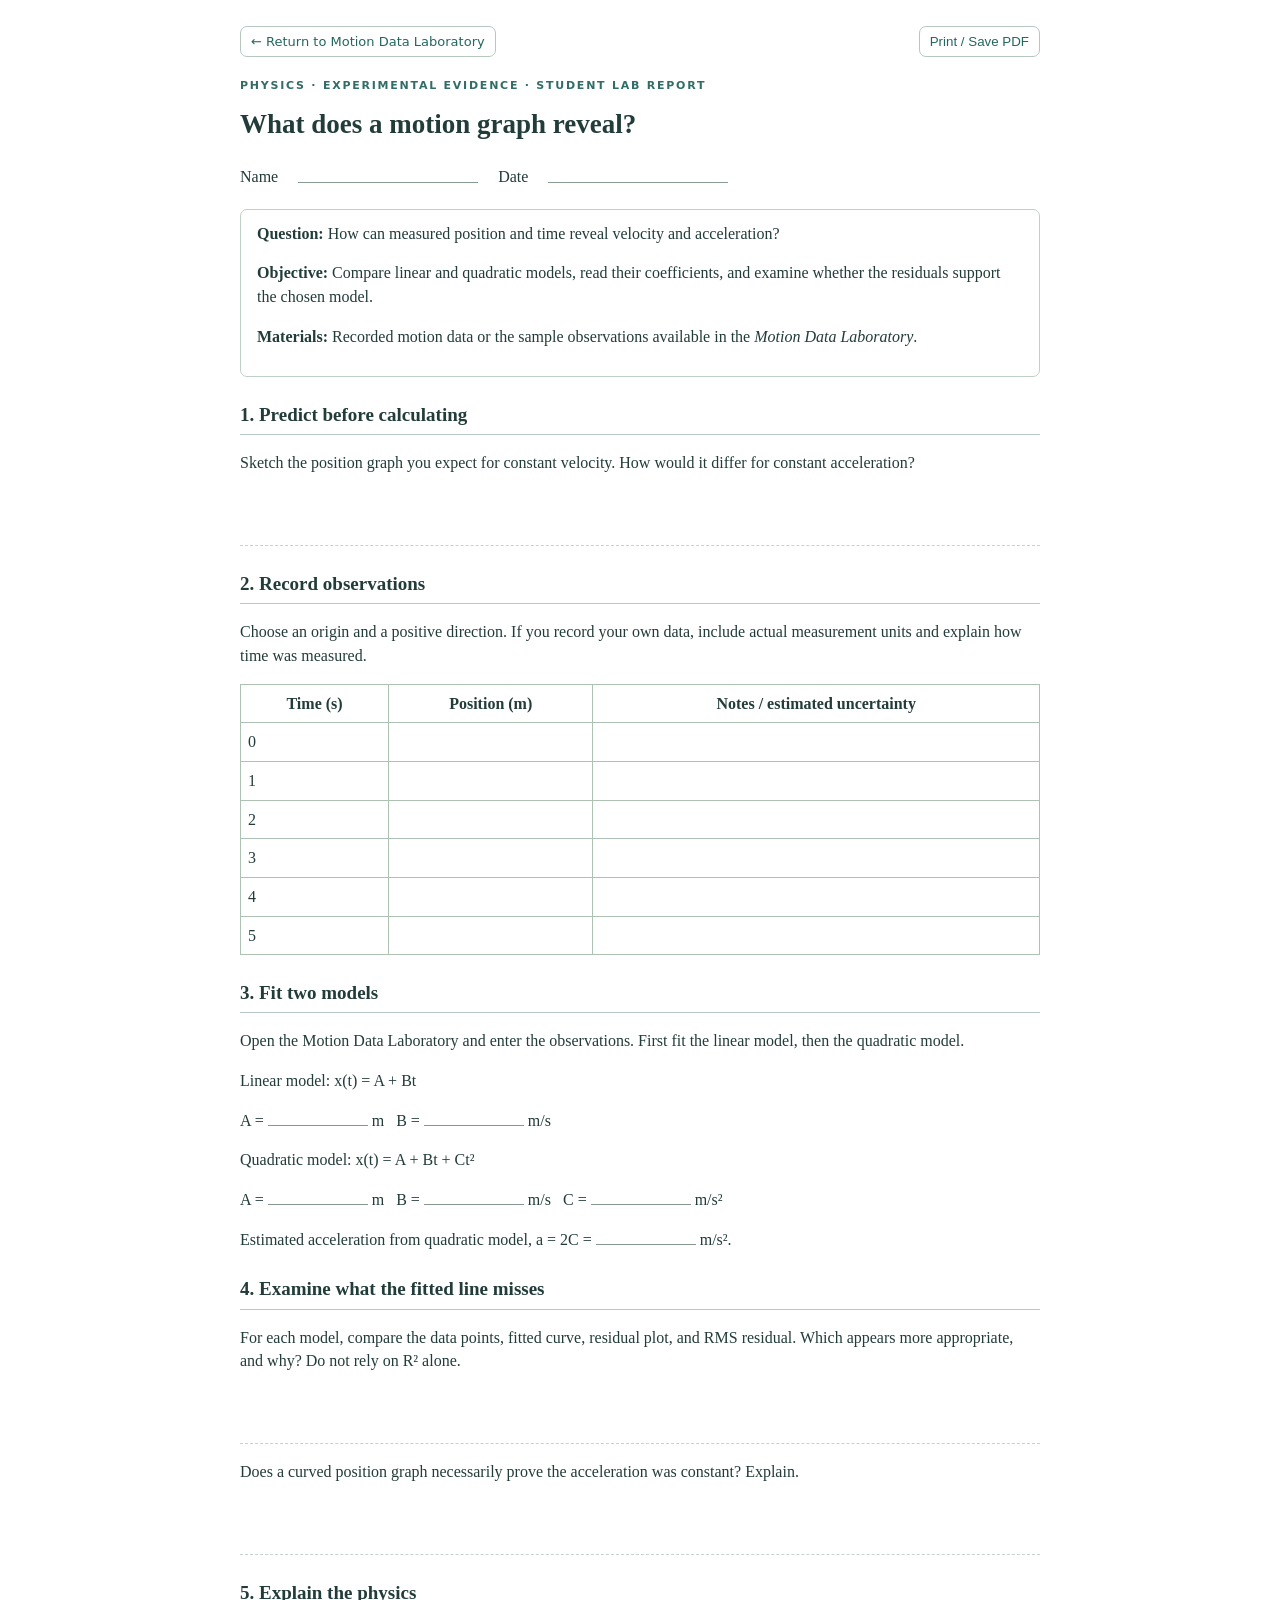
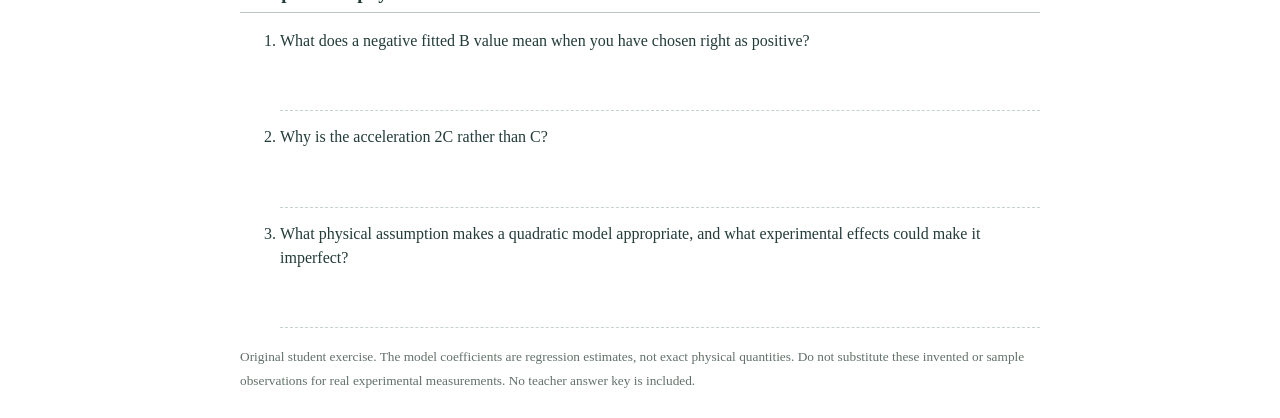
<file: materials/motion-model-investigation.html>
<!doctype html><html lang="en"><head><meta charset="utf-8"><meta name="viewport" content="width=device-width,initial-scale=1"><title>Motion Model Investigation — Learning Atlas</title><style>body{max-width:800px;margin:26px auto;padding:0 22px;color:#223c39;font:16px/1.48 Georgia,serif}h1{font-size:27px;margin:13px 0}h2{font-size:19px;border-bottom:1px solid #b7c9c1;margin-top:24px;padding-bottom:5px}.eyebrow{font:700 11px system-ui;color:#316d66;letter-spacing:.16em;text-transform:uppercase}.meta{display:flex;gap:20px;margin:20px 0}.rule{border-bottom:1px solid #889d92;width:180px;display:inline-block;height:17px}.blank{border-bottom:1px solid #87988f;display:inline-block;min-width:100px;height:16px}.space{border-bottom:1px dashed #c7d2cc;height:54px;margin:4px 0 14px}.box{border:1px solid #bfd0c5;padding:12px 16px;margin:15px 0;border-radius:7px}.toolbar{display:flex;justify-content:space-between;align-items:center;font:13px system-ui;margin-bottom:22px}.toolbar a,.toolbar button{padding:7px 10px;border:1px solid #b6c8be;border-radius:7px;background:#fff;color:#24675f;text-decoration:none}table{width:100%;border-collapse:collapse;margin:12px 0}td,th{border:1px solid #aec2b4;padding:7px}li{margin:10px 0}small{color:#627169}@media print{.toolbar{display:none}body{max-width:none;margin:0;padding:0;font-size:14px}h1{font-size:24px}@page{margin:15mm}}</style></head><body><div class="toolbar"><a href="../lab/motion.html">← Return to Motion Data Laboratory</a><button type="button" onclick="window.print()">Print / Save PDF</button></div><div class="eyebrow">Physics · Experimental evidence · Student lab report</div><h1>What does a motion graph reveal?</h1><div class="meta">Name <span class="rule"></span> Date <span class="rule"></span></div><div class="box"><strong>Question:</strong> How can measured position and time reveal velocity and acceleration? <p><strong>Objective:</strong> Compare linear and quadratic models, read their coefficients, and examine whether the residuals support the chosen model.</p><p><strong>Materials:</strong> Recorded motion data or the sample observations available in the <em>Motion Data Laboratory</em>.</p></div><h2>1. Predict before calculating</h2><p>Sketch the position graph you expect for constant velocity. How would it differ for constant acceleration?</p><div class="space"></div><h2>2. Record observations</h2><p>Choose an origin and a positive direction. If you record your own data, include actual measurement units and explain how time was measured.</p><table><tr><th>Time (s)</th><th>Position (m)</th><th>Notes / estimated uncertainty</th></tr><tr><td>0</td><td></td><td></td></tr><tr><td>1</td><td></td><td></td></tr><tr><td>2</td><td></td><td></td></tr><tr><td>3</td><td></td><td></td></tr><tr><td>4</td><td></td><td></td></tr><tr><td>5</td><td></td><td></td></tr></table><h2>3. Fit two models</h2><p>Open the Motion Data Laboratory and enter the observations. First fit the linear model, then the quadratic model.</p><p>Linear model: x(t) = A + Bt</p><p>A = <span class="blank"></span> m &nbsp; B = <span class="blank"></span> m/s</p><p>Quadratic model: x(t) = A + Bt + Ct²</p><p>A = <span class="blank"></span> m &nbsp; B = <span class="blank"></span> m/s &nbsp; C = <span class="blank"></span> m/s²</p><p>Estimated acceleration from quadratic model, a = 2C = <span class="blank"></span> m/s².</p><h2>4. Examine what the fitted line misses</h2><p>For each model, compare the data points, fitted curve, residual plot, and RMS residual. Which appears more appropriate, and why? Do not rely on R² alone.</p><div class="space"></div><p>Does a curved position graph necessarily prove the acceleration was constant? Explain.</p><div class="space"></div><h2>5. Explain the physics</h2><ol><li>What does a negative fitted B value mean when you have chosen right as positive?<div class="space"></div></li><li>Why is the acceleration 2C rather than C?<div class="space"></div></li><li>What physical assumption makes a quadratic model appropriate, and what experimental effects could make it imperfect?<div class="space"></div></li></ol><p><small>Original student exercise. The model coefficients are regression estimates, not exact physical quantities. Do not substitute these invented or sample observations for real experimental measurements. No teacher answer key is included.</small></p></body></html>
</file>
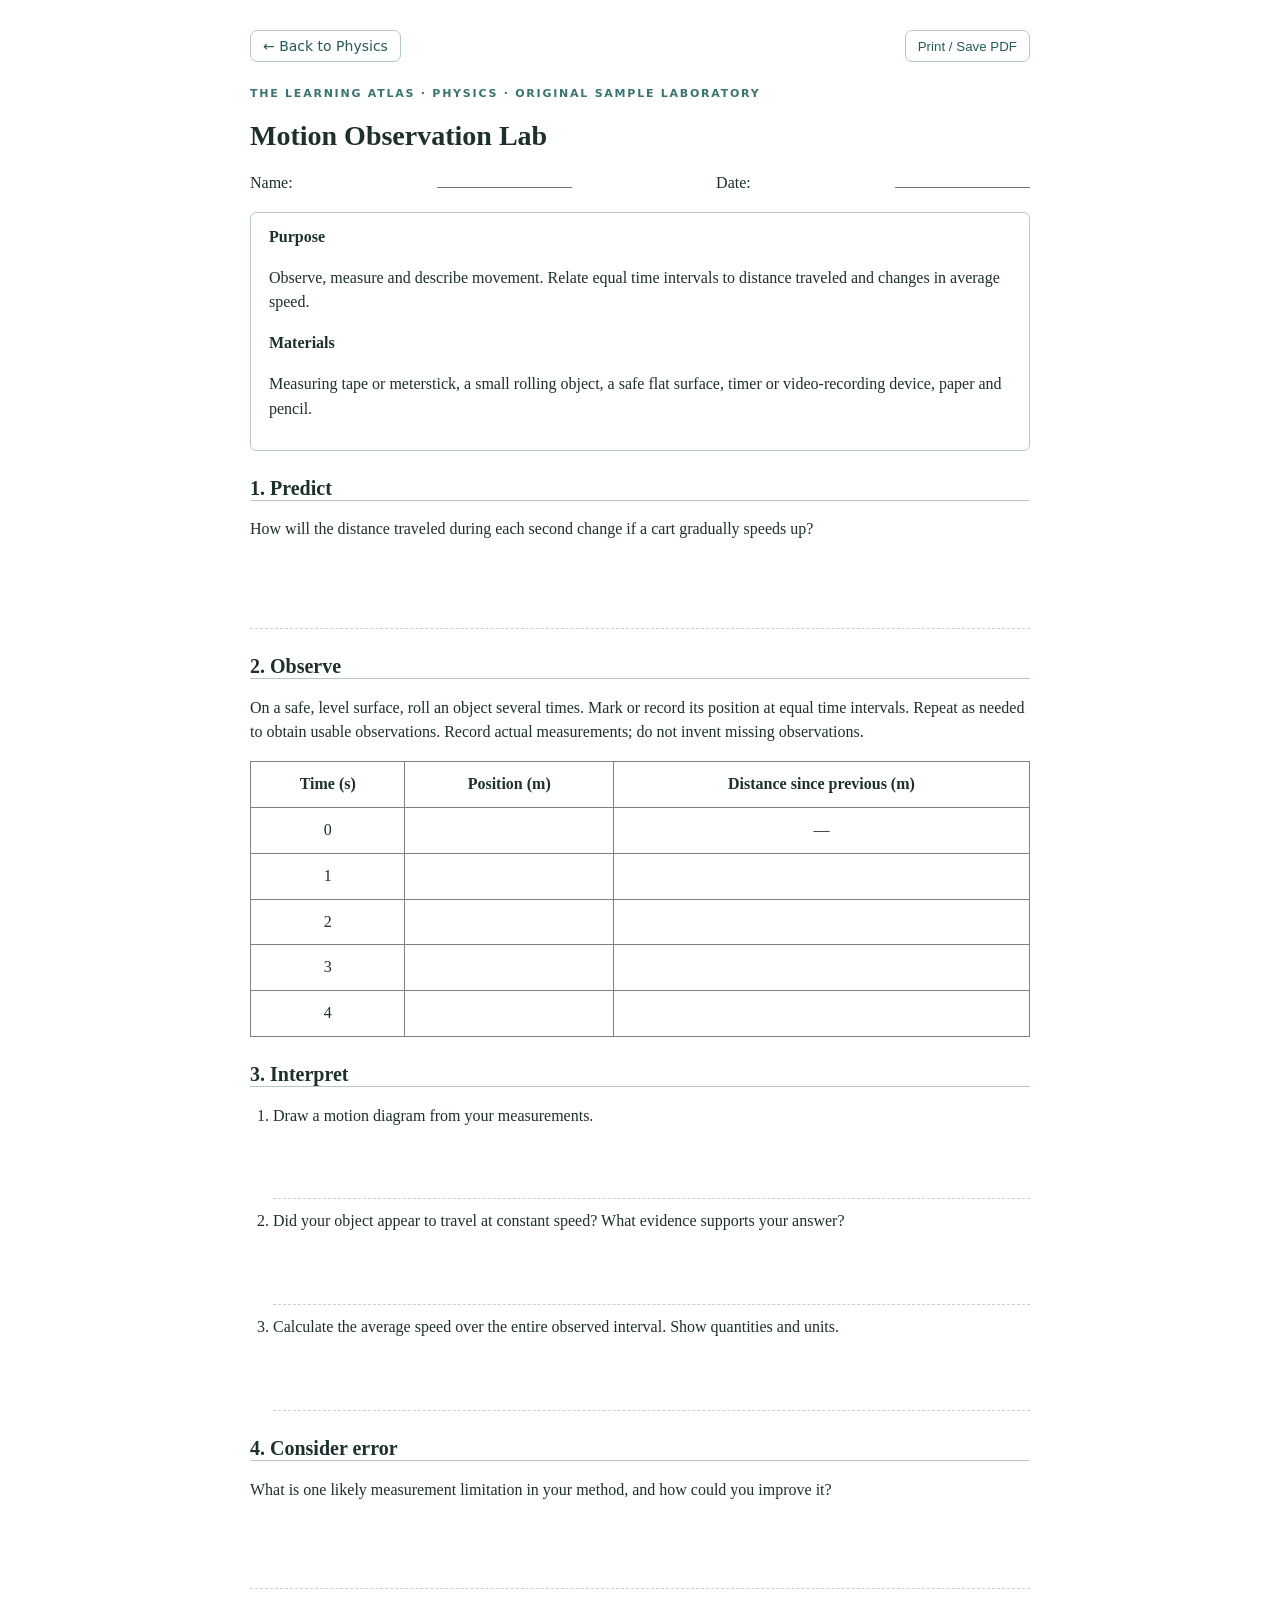
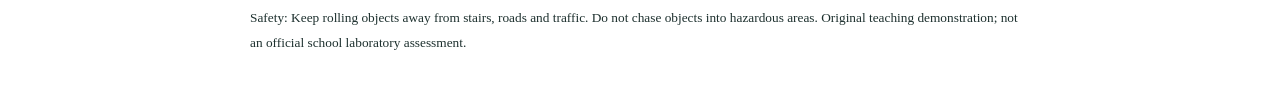
<file: materials/motion-observation-lab.html>
<!doctype html><html lang="en"><head><meta charset="utf-8"><meta name="viewport" content="width=device-width, initial-scale=1"><style>body{max-width:780px;margin:30px auto;padding:0 18px;color:#1d302e;font:16px/1.55 Georgia,serif}h1,h2{line-height:1.2}h1{font-size:28px}h2{font-size:20px;border-bottom:1px solid #b5c9bf;margin-top:25px}.brand{font:700 11px system-ui;letter-spacing:.16em;color:#39746f;text-transform:uppercase}.meta{display:flex;justify-content:space-between;gap:18px;flex-wrap:wrap}.rule{display:inline-block;border-bottom:1px solid #687975;min-width:135px;height:16px}.blank{display:inline-block;border-bottom:1px solid #536561;min-width:98px;height:15px}.box{border:1px solid #b8cbc0;padding:12px 18px;margin:16px 0;border-radius:6px}ol{padding-left:23px}li{margin:10px 0}.space{height:70px;border-bottom:1px dashed #c6d1c8}.toolbar{display:flex;gap:8px;justify-content:space-between;margin:10px 0 25px;font:14px system-ui}.toolbar a,.toolbar button{border:1px solid #b5c9bf;border-radius:7px;padding:7px 12px;color:#255b59;text-decoration:none;background:white}@media print{body{margin:0;max-width:none;padding:0}.toolbar{display:none}h1{font-size:24px}.box{break-inside:avoid}@page{margin:15mm}}</style><title>Lab | Motion Observations</title></head><body><div class="toolbar"><a href="../#physics">← Back to Physics</a><button onclick="window.print()">Print / Save PDF</button></div><div class="brand">The Learning Atlas · Physics · Original Sample Laboratory</div><h1>Motion Observation Lab</h1><div class="meta">Name: <span class="rule"></span> Date: <span class="rule"></span></div><div class="box"><strong>Purpose</strong><p>Observe, measure and describe movement. Relate equal time intervals to distance traveled and changes in average speed.</p><strong>Materials</strong><p>Measuring tape or meterstick, a small rolling object, a safe flat surface, timer or video-recording device, paper and pencil.</p></div><h2>1. Predict</h2><p>How will the distance traveled during each second change if a cart gradually speeds up?</p><div class="space"></div><h2>2. Observe</h2><p>On a safe, level surface, roll an object several times. Mark or record its position at equal time intervals. Repeat as needed to obtain usable observations. Record actual measurements; do not invent missing observations.</p><table style="border-collapse:collapse;width:100%;text-align:center;margin:15px 0" border="1" cellpadding="10"><tr><th>Time (s)</th><th>Position (m)</th><th>Distance since previous (m)</th></tr><tr><td>0</td><td></td><td>—</td></tr><tr><td>1</td><td></td><td></td></tr><tr><td>2</td><td></td><td></td></tr><tr><td>3</td><td></td><td></td></tr><tr><td>4</td><td></td><td></td></tr></table><h2>3. Interpret</h2><ol><li>Draw a motion diagram from your measurements.<div class="space"></div></li><li>Did your object appear to travel at constant speed? What evidence supports your answer?<div class="space"></div></li><li>Calculate the average speed over the entire observed interval. Show quantities and units.<div class="space"></div></li></ol><h2>4. Consider error</h2><p>What is one likely measurement limitation in your method, and how could you improve it?</p><div class="space"></div><p><small>Safety: Keep rolling objects away from stairs, roads and traffic. Do not chase objects into hazardous areas. Original teaching demonstration; not an official school laboratory assessment.</small></p></body></html>
</file>
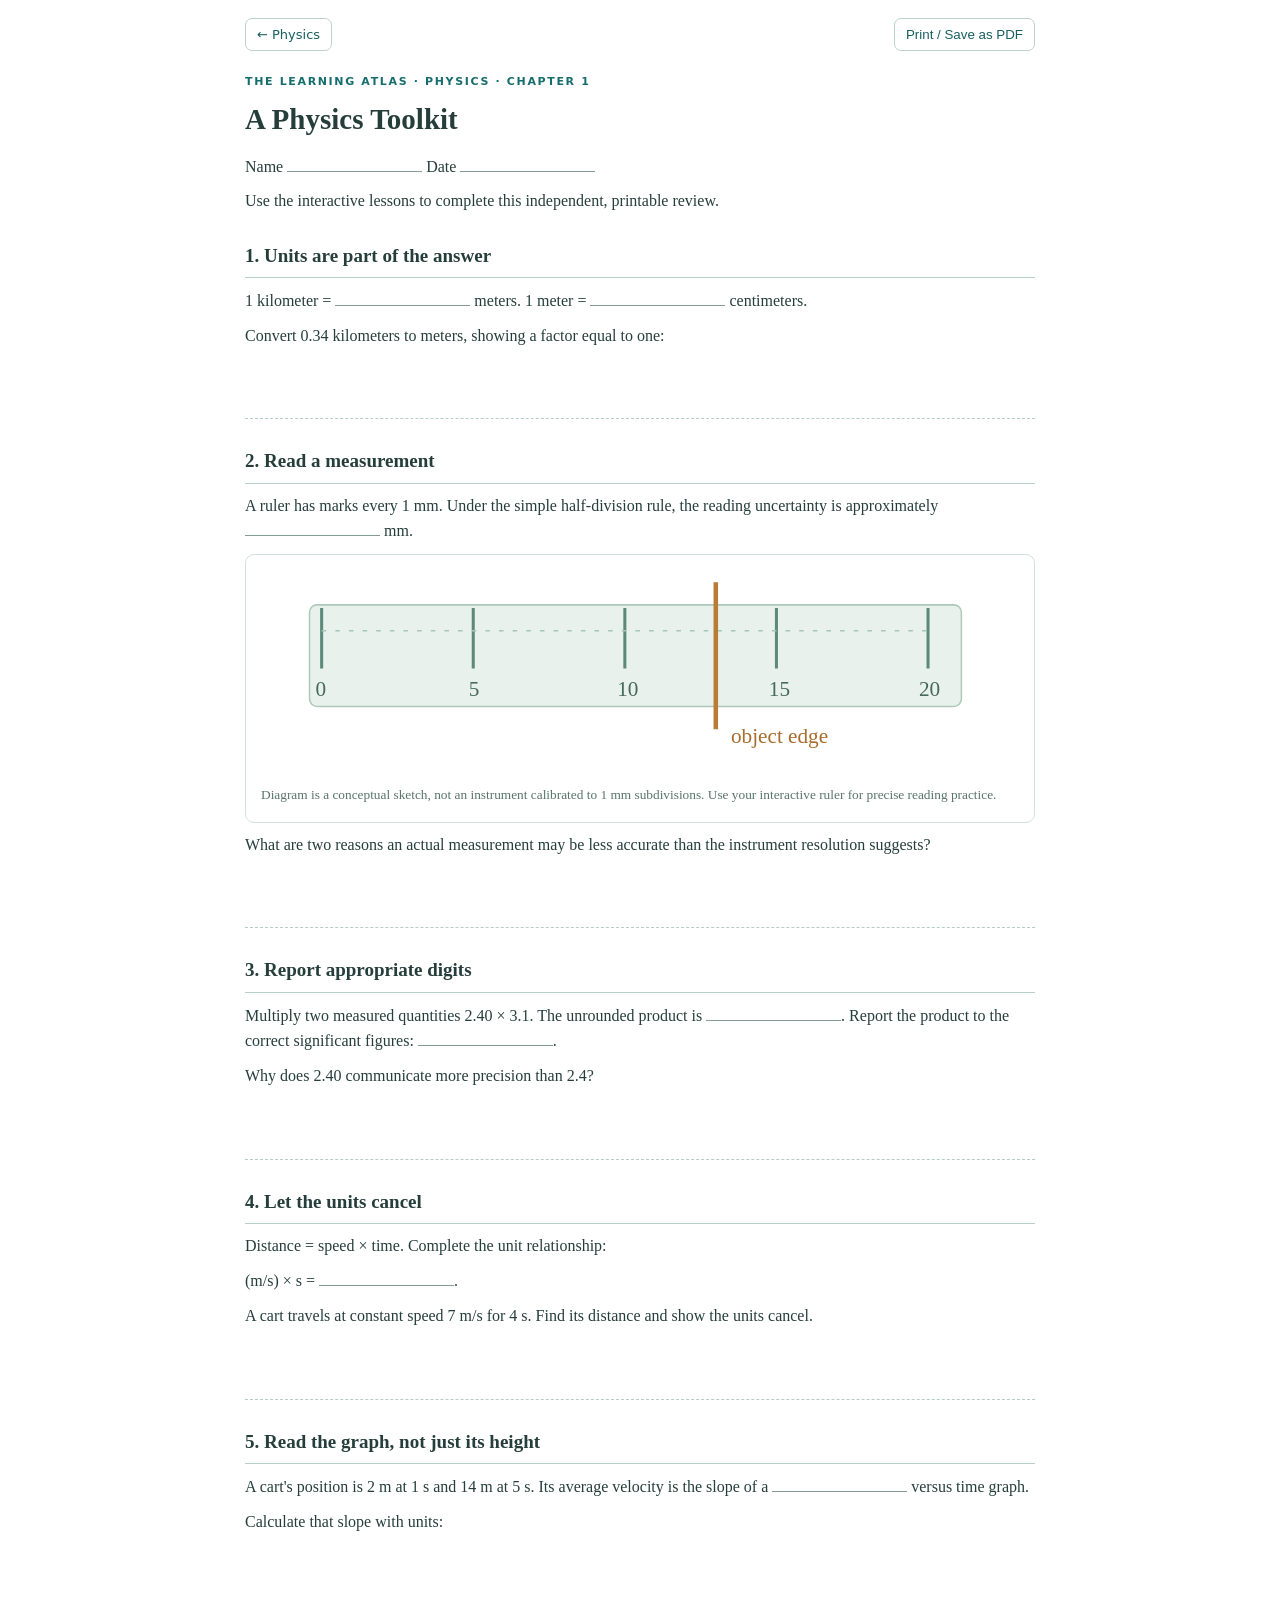
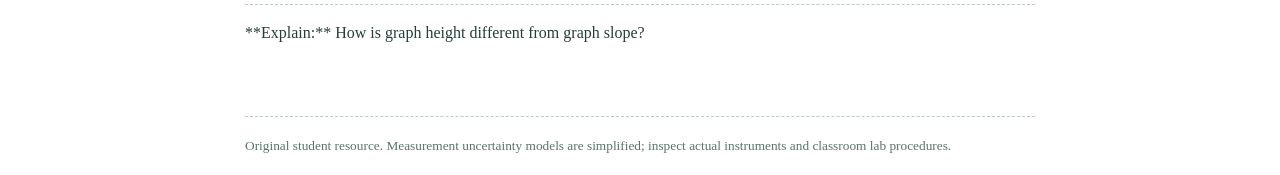
<file: materials/physics-toolkit-chapter1-notes.html>
<!doctype html><html lang="en"><head><meta charset="utf-8"><meta name="viewport" content="width=device-width,initial-scale=1"><title>Chapter 1 Physics Toolkit — Student Notes</title><style>body{max-width:790px;margin:18px auto;padding:0 22px;font:16px/1.54 Georgia,serif;color:#263e3a}h1{font-size:29px;margin:9px 0 12px}h2{font-size:19px;border-bottom:1px solid #b8d1c5;padding-bottom:7px;margin:27px 0 9px}.tag{font:750 11px system-ui;letter-spacing:.15em;text-transform:uppercase;color:#166d6d}.blank{display:inline-block;min-width:135px;height:17px;border-bottom:1px solid #849c92}.ruler{border:1px solid #d3e2d8;border-radius:9px;padding:15px}.work{height:60px;border-bottom:1px dashed #b5cdc2;margin:7px 0 16px}p{margin:10px 0}li{margin:11px 0}small{color:#58746c}.header{display:flex;justify-content:space-between;gap:15px;align-items:center;font:13px system-ui;margin:14px 0 24px}.header a,.header button{padding:8px 11px;border-radius:7px;border:1px solid #bed2c8;color:#185e60;background:#fff;text-decoration:none;cursor:pointer}@media print{body{margin:0;padding:0;max-width:none;font-size:14px}.header{display:none}h2{break-after:avoid}.ruler{break-inside:avoid}@page{margin:14mm}}</style></head><body><div class="header"><a href="../#physics">← Physics</a><button onclick="window.print()">Print / Save as PDF</button></div><div class="tag">The Learning Atlas · Physics · Chapter 1</div><h1>A Physics Toolkit</h1><p>Name <span class="blank"></span> Date <span class="blank"></span></p><p>Use the interactive lessons to complete this independent, printable review.</p>
<h2>1. Units are part of the answer</h2><p>1 kilometer = <span class="blank"></span> meters. 1 meter = <span class="blank"></span> centimeters.</p><p>Convert 0.34 kilometers to meters, showing a factor equal to one:</p><div class="work"></div>
<h2>2. Read a measurement</h2><p>A ruler has marks every 1 mm. Under the simple half-division rule, the reading uncertainty is approximately <span class="blank"></span> mm.</p>
<div class="ruler"><svg viewBox="0 0 500 135" width="100%" role="img" aria-label="A ruler marked at 0, 5, 10, 15 and 20 millimeters with an object edge near 13 millimeters"><rect x="32" y="23" width="430" height="67" rx="5" fill="#e8f1ec" stroke="#aec8ba"/><path d="M40 25V65M140 25V65M240 25V65M340 25V65M440 25V65" stroke="#5d887b" stroke-width="2"/><path d="M40 40H440" stroke="#a7c5b8" stroke-dasharray="3 6"/><path d="M300 8V105" stroke="#b87c37" stroke-width="3"/><g font-size="14" fill="#46685e"><text x="36" y="83">0</text><text x="137" y="83">5</text><text x="235" y="83">10</text><text x="335" y="83">15</text><text x="434" y="83">20</text><text x="310" y="114" fill="#a76c2c">object edge</text></g></svg><small>Diagram is a conceptual sketch, not an instrument calibrated to 1 mm subdivisions. Use your interactive ruler for precise reading practice.</small></div><p>What are two reasons an actual measurement may be less accurate than the instrument resolution suggests?</p><div class="work"></div>
<h2>3. Report appropriate digits</h2><p>Multiply two measured quantities 2.40 × 3.1. The unrounded product is <span class="blank"></span>. Report the product to the correct significant figures: <span class="blank"></span>.</p><p>Why does 2.40 communicate more precision than 2.4?</p><div class="work"></div>
<h2>4. Let the units cancel</h2><p>Distance = speed × time. Complete the unit relationship:</p><p>(m/s) × s = <span class="blank"></span>.</p><p>A cart travels at constant speed 7 m/s for 4 s. Find its distance and show the units cancel.</p><div class="work"></div>
<h2>5. Read the graph, not just its height</h2><p>A cart's position is 2 m at 1 s and 14 m at 5 s. Its average velocity is the slope of a <span class="blank"></span> versus time graph.</p><p>Calculate that slope with units:</p><div class="work"></div><p>**Explain:** How is graph height different from graph slope?</p><div class="work"></div><p><small>Original student resource. Measurement uncertainty models are simplified; inspect actual instruments and classroom lab procedures.</small></p></body></html>
</file>
<file: styles.css>
:root{
  --ink:#213532;--muted:#61726f;--teal:#116c78;--teal-dark:#095564;
  --blue:#287cc1;--amber:#dd8b32;--green:#2c977a;
  --paper:#fffefa;--page:#f9f8f4;--line:#dce6e1;--pale:#edf6f5;
  font-family:Inter,ui-sans-serif,system-ui,-apple-system,"Segoe UI",sans-serif;
  color:var(--ink);background:var(--page);font-size:16px;line-height:1.55;
}
*{box-sizing:border-box}
html{scroll-behavior:smooth}
body{margin:0;min-width:0}
button,input,select,textarea{font:inherit}
button,a{transition:background .15s ease,border-color .15s ease,color .15s ease}
button{cursor:pointer;border:1px solid #cbdcd4;border-radius:10px;background:#fff;color:var(--ink);font-weight:650;padding:10px 16px;min-height:42px}
button:disabled{opacity:.45;cursor:default}
a{color:var(--teal)}
a:focus-visible,button:focus-visible,input:focus-visible,select:focus-visible,summary:focus-visible{outline:3px solid #f2b455;outline-offset:3px}
h1,h2,h3{font-family:Georgia,Cambria,"Times New Roman",serif;letter-spacing:-.035em;line-height:1.14;color:var(--ink);margin:0}
h1{font-size:clamp(2.15rem,5vw,3.95rem)}
h2{font-size:clamp(1.45rem,2.5vw,2rem)}
h3{font-size:1.18rem}
p{margin:0 0 14px}
[hidden]{display:none!important}
.shell{max-width:1210px;margin:0 auto;padding:0 clamp(16px,3.2vw,42px)}
.skip{position:absolute;left:-9999px;z-index:40}
.skip:focus{left:12px;top:8px;padding:8px 14px;background:white}
.topbar{min-height:72px;border-bottom:1px solid var(--line);display:flex;align-items:center;justify-content:space-between;gap:16px}
.logo{display:flex;align-items:center;gap:11px;text-decoration:none;color:var(--ink);font:700 1.15rem/1.1 Georgia,Cambria,serif;white-space:nowrap}
.logo small{display:block;letter-spacing:.14em;font:650 .62rem/1.7 system-ui;color:var(--muted);margin-top:3px}
.brand-mark{font-size:1.75rem;border:1px solid #afcec9;color:var(--teal);border-radius:12px;width:39px;height:39px;display:grid;place-items:center}
.nav{display:flex;align-items:center;gap:18px}
.nav a{text-decoration:none;font-size:.84rem;font-weight:680;color:var(--muted)}
.nav a[aria-current="page"],.nav a:hover{color:var(--teal)}
.menu-btn{display:none;padding:6px 12px;background:#fff}
.eyebrow,.visual-label{color:var(--teal);font-size:.72rem;letter-spacing:.15em;font-weight:800;text-transform:uppercase}
.btn{display:inline-flex;align-items:center;justify-content:center;text-decoration:none;border:1px solid #c8dad2;border-radius:10px;padding:10px 16px;min-height:42px;background:#fff;font-weight:700;font-size:.89rem}
.btn.primary,button.primary,.primary{background:var(--teal);color:#fff;border-color:var(--teal)}
.btn.primary:hover,button.primary:hover{background:var(--teal-dark);color:#fff}
.route-nav{display:flex;align-items:center;gap:9px;min-height:54px;margin:7px 0 20px;flex-wrap:wrap}
.route-nav a,.route-current{display:inline-flex;align-items:center;justify-content:center;white-space:nowrap;min-height:35px;padding:6px 12px;border-radius:9px;border:1px solid #d6e2dc;background:#fff;color:#385b55;text-decoration:none;font-size:.83rem;font-weight:720}
.route-nav a:hover{background:#e5f2ef;border-color:#8fc1b7}
.route-current{background:transparent;border-color:transparent;color:var(--muted);padding-left:0}
.home-hero{margin:30px 0 42px;text-align:center}
.home-hero h1{font-size:clamp(2.6rem,6vw,5rem);margin:10px 0 16px}
.home-hero>p{color:var(--muted);font-size:clamp(1rem,2vw,1.17rem);max-width:690px;margin:0 auto 29px}
.home-choices{display:grid;grid-template-columns:repeat(2,minmax(0,1fr));gap:14px;max-width:790px;margin:0 auto}
.subject-tile{display:flex;align-items:center;gap:13px;text-decoration:none;text-align:left;padding:20px 24px;border-radius:16px;border:1px solid #bddcd5;background:linear-gradient(135deg,#e1f4f1,#f9fdfb);color:var(--ink)}
.subject-tile.calculus{border-color:#ecd5b9;background:linear-gradient(135deg,#fff0dc,#fffaf0)}
.subject-tile>span:nth-child(2){flex:1}
.subject-tile strong{display:block;font:700 1.4rem/1.2 Georgia,serif}
.subject-tile small{display:block;font:.78rem/1.5 system-ui;color:var(--muted);margin-top:4px}
.subject-glyph{font:700 2rem Georgia,serif;color:var(--teal);width:38px;text-align:center}
.subject-tile.calculus .subject-glyph{color:#ae672a}
.subject-tile:hover{border-color:var(--teal)}
.home-feature{display:grid;grid-template-columns:1fr 1fr;gap:0;background:#f0f6f3;border:1px solid #d5e6dd;border-radius:20px;overflow:hidden;margin:0 0 20px;align-items:center}
.home-feature-art{min-height:250px;overflow:hidden}
.hero-art{background:#edf3ee;width:100%}
.hero-art svg{display:block;width:100%;height:auto}
.home-feature-copy{padding:clamp(22px,4vw,40px)}
.home-feature-copy h2{margin:10px 0}
.home-feature-copy p{color:var(--muted);max-width:350px}
.lab-strip{display:flex;justify-content:space-between;align-items:center;gap:18px;border:1px solid var(--line);border-radius:12px;padding:17px 20px;margin-bottom:38px;background:#fff}
.lab-strip strong{display:block}.lab-strip span{color:var(--muted);display:block;font-size:.87rem}
.lab-strip a{white-space:nowrap;text-decoration:none;font-weight:750}
.catalog-head{padding:0 0 23px}
.catalog-head h1{margin:8px 0 9px}
.catalog-head p{font-size:1.08rem;color:var(--muted);max-width:640px}
.mini-progress{font-size:.84rem;color:#41645b;font-weight:640}
.catalog-tools{display:flex;align-items:center;gap:12px;margin:8px 0 26px}
.search{display:flex;align-items:center;gap:9px;border:1px solid #c9d9d0;background:#fff;border-radius:10px;padding:6px 13px;flex:1;min-width:0}
.search span{font-size:1.35rem;color:var(--muted)}
.search input{border:0;outline:0;background:transparent;width:100%;min-height:32px;color:var(--ink);font-size:.94rem}
.topic-group{margin:0 0 28px}
.topic-group h2{font-size:1.23rem;margin-bottom:11px}
.topic-list{background:#fff;border:1px solid var(--line);border-radius:14px;overflow:hidden}
.topic-row{display:flex;align-items:center;gap:16px;text-decoration:none;color:var(--ink);padding:15px 18px;border-bottom:1px solid var(--line)}
.topic-row:last-child{border-bottom:0}
.topic-row:hover{background:#f2faf8}
.topic-num{font:800 .82rem system-ui;color:var(--teal);border-radius:10px;background:#e6f2f0;min-width:40px;height:40px;display:grid;place-items:center}
.topic-body{flex:1;min-width:0}
.topic-body strong{display:block;font-size:1.02rem;line-height:1.33}
.topic-body small{display:block;font-size:.81rem;line-height:1.35;color:var(--muted);margin-top:3px}
.topic-state{font-size:.78rem;font-weight:800;color:var(--teal);white-space:nowrap}
.empty-state{color:var(--muted);padding:28px}
.resources{margin:18px 0 48px;border-top:1px solid var(--line);padding-top:15px}
.resources summary{cursor:pointer;font-weight:700;color:var(--teal);padding:10px 0}
.resource-links{display:flex;gap:9px;flex-wrap:wrap;padding:9px 0 18px}
.resource-links a{text-decoration:none;background:#fff;border:1px solid var(--line);border-radius:9px;padding:8px 12px;font-size:.87rem}
.focus-head{max-width:950px;margin:4px auto 25px;text-align:center}
.focus-head h1{margin:10px auto 11px}
.focus-head p{margin:0 auto;color:var(--muted);font-size:clamp(.99rem,1.9vw,1.11rem);max-width:660px;line-height:1.55}
.focus-lesson{max-width:1040px;margin:0 auto}
.visual-stage{background:#e7f3f2;border:1px solid #bfdcda;border-radius:21px;padding:clamp(14px,2.8vw,29px);box-shadow:0 12px 45px #144f5310}
.visual-intro{display:flex;align-items:baseline;gap:16px;margin-bottom:12px}
.visual-intro p{color:#3a6660;margin:0;line-height:1.46;font-size:.91rem}
.visual-label{font-weight:850}
.interactive{background:#fff;border:1px solid #d1e2dd;border-radius:16px;padding:clamp(12px,2.3vw,23px);overflow:hidden}
.interactive svg{display:block;width:100%;height:auto;max-height:510px;overflow:visible}
.diagram-head{display:flex;align-items:center;justify-content:space-between;gap:10px;padding-bottom:12px}
.diagram-head strong{font-size:.92rem}
.pill{display:inline-block;border-radius:999px;border:1px solid #bee1d8;background:#e5f3ef;color:#24625e;font-size:.7rem;font-weight:800;padding:4px 9px;white-space:nowrap}
.pill.calculus{background:#fff0df;color:#976128;border-color:#eed2ae}
.interactive .controls{display:flex;align-items:center;flex-wrap:wrap;gap:12px;border-top:1px solid #e8efeb;padding-top:18px;margin-top:7px}
.interactive .controls label{flex:1;min-width:190px;display:grid;gap:5px;font-size:.87rem;color:#445d57;font-weight:600}
.interactive .controls input[type="range"]{width:100%;accent-color:var(--teal);min-height:33px;cursor:pointer;touch-action:pan-y}
.interactive .controls select{width:100%;min-height:41px;padding:8px 10px;border:1px solid #c2d9ce;border-radius:9px;background:#fff}
.interactive .readout{display:flex;flex-wrap:wrap;gap:10px;margin:15px 0 5px}
.interactive .metric{flex:1;min-width:130px;background:#f0f7f4;padding:12px 14px;border:1px solid #d7e9de;border-radius:11px}
.interactive .metric small{display:block;color:var(--muted);font-size:.76rem}
.interactive .metric strong{display:block;color:var(--teal);font-size:1.3rem;line-height:1.45;font-variant-numeric:tabular-nums}
.interactive .note{font-size:.8rem;color:var(--muted);margin:12px 0 0}
.visual-key{display:flex;align-items:center;flex-wrap:wrap;gap:8px 17px;margin-top:11px;padding:2px 3px;font-size:.78rem;font-weight:650;color:#456d67}
.visual-key span{display:inline-flex;align-items:center;gap:6px}
.key-dot{width:10px;height:10px;border-radius:50%;display:inline-block;background:var(--teal)}
.key-dot.teal{background:#14727a}.key-dot.amber{background:#c08039}.key-dot.green{background:#56a68d}.key-dot.violet{background:#6578a5}.key-dot.navy{background:#324a6c}
.notice-line{display:flex;align-items:flex-start;gap:12px;margin-top:14px}
.notice-line span{color:#075d68;font-weight:840;font-size:.78rem;text-transform:uppercase;letter-spacing:.09em}
.notice-line p{font-size:.92rem;line-height:1.55;color:#325e5a;margin:0;flex:1}
.learn-area{background:#fff;border:1px solid var(--line);border-radius:17px;margin-top:22px;overflow:hidden}
.lesson-tabs{display:grid;grid-template-columns:repeat(4,minmax(0,1fr));border-bottom:1px solid var(--line);background:#f8fbf9}
.lesson-tabs button{border:0;border-radius:0;border-bottom:3px solid transparent;background:transparent;color:#526b62;font-size:.89rem;font-weight:750;padding:14px 8px}
.lesson-tabs button[aria-selected="true"]{color:var(--teal);border-bottom-color:var(--teal);background:#fff}
.lesson-tabs button:hover{background:#ecf6f3}
.lesson-panel{padding:clamp(20px,3.3vw,34px);max-width:850px;margin:0 auto;min-height:130px}
.lesson-panel h2{margin:7px 0 16px;font-size:1.55rem}
.lesson-panel>p{font-size:1rem;line-height:1.75}
.idea-text{font-size:1.08rem!important;max-width:750px}
.example{background:#f6f7f5;border:1px solid var(--line);padding:21px;border-radius:12px;margin-top:16px}
.step-counter{color:var(--muted);font-size:.77rem;font-weight:800;letter-spacing:.08em;text-transform:uppercase}
.step{font-size:1.1rem;line-height:1.6;min-height:68px;margin:13px 0}
.step-nav,.actions{display:flex;align-items:center;gap:9px;flex-wrap:wrap}
.step-nav button{font-size:.88rem}
.lesson-panel form{margin:15px 0}
.lesson-panel form label{display:block;font-size:.85rem;font-weight:700;margin-bottom:6px}
.answer-row{display:flex;flex-wrap:wrap;gap:9px}
.answer-row input{min-height:44px;padding:10px 12px;flex:1;min-width:140px;border:1px solid #bbd3c6;border-radius:10px}
.feedback{font-size:.89rem;min-height:22px;margin:9px 0}
.feedback.good,.concept-feedback.good{color:#126845}
.feedback.try,.concept-feedback.try{color:#925429}
.hint-button{border:0;padding:7px 0;background:transparent;min-height:auto;color:var(--teal);font-size:.88rem}
.hint{font-size:.88rem;background:#fff6e9;border-left:3px solid var(--amber);padding:12px 14px;border-radius:3px}
.choice-group{border:0;padding:0;margin:16px 0;min-width:0}
.choice-group legend{font-size:.83rem;color:var(--muted);margin-bottom:8px}
.concept-choice{display:flex;align-items:start;gap:12px;border:1px solid var(--line);border-radius:10px;background:#fff;padding:11px 14px;cursor:pointer;margin:9px 0;font-size:.95rem}
.concept-choice:has(input:checked){border-color:var(--teal);background:#eaf7f4}
.concept-choice input{accent-color:var(--teal);min-width:17px;width:17px;height:17px;margin-top:3px}
.concept-feedback{font-size:.93rem;line-height:1.55;margin-top:13px}
.concept-feedback.good,.concept-feedback.try{padding:12px 14px;border-left:3px solid currentColor;background:#f8faf7}
.lesson-end{display:flex;align-items:center;gap:15px;flex-wrap:wrap;margin:23px 0 45px}
.lesson-end button{font-size:.85rem}
.lesson-end button[aria-pressed="true"]{background:#e5f3ed;color:#17694d;border-color:#b4d5c3}
.lesson-end a{color:var(--teal);font-size:.86rem;font-weight:750;text-decoration:none}
.lesson-end .next-link{margin-left:auto;background:var(--teal);color:white;border-radius:10px;padding:11px 16px}
.plain-page{max-width:700px;margin:42px auto 140px}
.plain-page h1{margin:10px 0 24px}
.plain-page p{color:var(--muted);font-size:1.03rem;line-height:1.8}
.breadcrumb{color:var(--muted);font-size:.81rem;margin:17px 0}
.breadcrumb a{text-decoration:none}
.section{margin:22px 0}
.footer{margin:32px 0 0;padding:24px 0 35px;border-top:1px solid var(--line);display:flex;gap:20px;justify-content:space-between;color:var(--muted);font-size:.76rem;flex-wrap:wrap}
@media(max-width:760px){
 .topbar{min-height:67px}
 .menu-btn{display:block}
 .nav{display:none;position:absolute;z-index:10;top:65px;left:16px;right:16px;padding:17px;background:white;border:1px solid var(--line);border-radius:12px;box-shadow:0 14px 30px #153d3c18;flex-direction:column;align-items:start}
 .nav.open{display:flex}
 .route-nav{gap:7px;margin:6px 0 16px;justify-content:flex-start;flex-wrap:nowrap}
 .route-nav a{font-size:.77rem;padding:6px 9px;flex:1}
 .route-nav a:last-child{flex:1}
 .home-hero{margin:22px 0 28px}
 .home-choices{grid-template-columns:1fr}
 .subject-tile{padding:15px 19px}
 .home-feature{grid-template-columns:1fr}
 .home-feature-art{min-height:0;max-height:240px}
 .home-feature-copy{padding:20px}
 .lab-strip{align-items:start;flex-direction:column}
 .catalog-tools{align-items:stretch;flex-direction:column}
 .focus-head{margin-bottom:19px}
 .focus-head h1{font-size:clamp(2rem,7.2vw,2.9rem)}
 .visual-stage{padding:10px;border-radius:15px}
 .visual-intro{display:block;padding:5px 5px 10px}
 .visual-intro p{margin-top:4px}
 .interactive{padding:10px;border-radius:11px}
 .interactive .controls label{min-width:140px}
 .interactive .readout{gap:7px}
 .interactive .metric{min-width:116px}
 .notice-line{padding:3px 5px 7px}
 .lesson-tabs button{font-size:.8rem;padding:11px 2px}
 .lesson-panel{padding:18px}
 .topic-row{gap:11px;padding:13px}
 .topic-state{font-size:.72rem}
 .topic-body small{font-size:.77rem}
 .lesson-end .next-link{margin-left:0}
}
@media(max-width:380px){
 .logo{font-size:1.02rem}.logo small{font-size:.5rem}.brand-mark{width:33px;height:33px}
 .lesson-tabs button{font-size:.75rem}
 .topic-state{max-width:60px;white-space:normal}
}
@media(prefers-reduced-motion:reduce){*,*::before,*::after{scroll-behavior:auto!important;transition:none!important}}

/* Curriculum roadmap: planning pages stay separate from the focused lessons. */
.outline-link{margin:20px 0 2px}
.outline-link a{display:inline-flex;gap:6px;align-items:center;text-decoration:none;font-size:.92rem;font-weight:750;color:var(--teal)}
.outline-link a span{font-size:.79rem;font-weight:500;color:var(--muted)}
.roadmap-units{display:grid;gap:11px;margin:25px 0 25px}
.roadmap-unit{border:1px solid var(--line);border-radius:13px;background:#fff;overflow:hidden}
.roadmap-unit>summary{display:flex;align-items:center;justify-content:space-between;gap:15px;cursor:pointer;padding:18px 20px;font-weight:780;list-style:none;color:var(--ink)}
.roadmap-unit>summary::-webkit-details-marker{display:none}
.roadmap-unit[open]>summary{background:#f0f7f5;border-bottom:1px solid var(--line)}
.roadmap-unit>summary small{font-size:.79rem;color:var(--muted);font-weight:600;white-space:nowrap}
.roadmap-topic{display:flex;align-items:center;gap:12px;padding:13px 18px;border-bottom:1px solid #edf1ee}
.roadmap-topic:last-child{border-bottom:0}
.roadmap-topic>span:first-child{color:var(--teal);font-size:1.05rem;font-weight:700;width:20px;flex:none}
.roadmap-topic.planned>span:first-child{color:#a2b3aa}
.roadmap-topic-name{flex:1;min-width:0;font-weight:720;line-height:1.32}
.roadmap-topic-name a{text-decoration:none;color:var(--teal)}
.roadmap-topic-name a:hover{text-decoration:underline}
.roadmap-topic-name small{display:block;margin-top:3px;font-weight:400;font-size:.81rem;line-height:1.45;color:var(--muted)}
.roadmap-status{font-size:.73rem;font-weight:780;color:var(--teal)}
.roadmap-topic.planned .roadmap-status{color:#829189}
.map-footnote{font-size:.83rem;color:var(--muted);max-width:780px;margin:8px 0 48px}
@media(max-width:760px){.roadmap-unit>summary{padding:14px}.roadmap-topic{padding:12px;gap:9px}.roadmap-topic-name small{font-size:.76rem}.outline-link a{flex-wrap:wrap}}

/* Four-minute challenge pages remain secondary to a chapter's primary concept. */
.mini-links{display:flex;gap:10px;align-items:center;flex-wrap:wrap;margin-top:17px;padding:12px 17px;background:#f5f9f6;border:1px solid #dbe9df;border-radius:12px}
.mini-links>span{color:#527569;font-size:.75rem;font-weight:830;text-transform:uppercase;letter-spacing:.07em}
.mini-links a{font-size:.85rem;font-weight:740;text-decoration:none;background:white;border:1px solid #cce2d5;border-radius:8px;padding:7px 10px}
.mini-explain{margin-top:16px}
.mini-explain details{padding:16px 20px}
.mini-explain summary{cursor:pointer;font-weight:700;color:var(--teal)}
.mini-explain p{padding-top:10px;color:#3c5d56}
.mini-question{border:1px solid var(--line);border-radius:15px;background:#fff;margin-top:16px;max-width:1040px}
.mini-question h2{margin-bottom:10px}
.mini-question #micro-feedback{margin-top:12px}
@media(max-width:760px){.mini-links{align-items:flex-start;flex-direction:column;padding:13px}.mini-links a{width:100%}.mini-question{padding:18px}}

/* Companion study sheets, accumulated worked steps, guided reasoning and formula library */
.definition-first{font-size:1.12rem!important;font-weight:600;line-height:1.65!important}
.concept-context{font-size:.95rem;color:var(--muted);line-height:1.65}
.topic-readmore a{text-decoration:none;font-weight:730;font-size:.88rem}
.worked-steps{list-style:none;counter-reset:working;display:grid;gap:10px;padding:0;margin:16px 0 20px}
.worked-step{counter-increment:working;position:relative;background:#fff;border:1px solid #d5e4dd;border-left:3px solid #14727a;border-radius:9px;padding:15px 16px 15px 47px;line-height:1.63;white-space:normal;min-height:50px}
.worked-step:before{content:counter(working);position:absolute;top:12px;left:13px;display:grid;place-items:center;background:#e3f2ee;color:#1b7064;width:25px;height:25px;border-radius:999px;font-size:.74rem;font-weight:850}
.worked-step:focus{outline:2px solid #e4b061;outline-offset:2px}
.example .step-counter{margin:4px 0 10px}
.example .worked-steps{margin:10px 0 17px}
.study-sheet,.equation-chapter,.guided-work{max-width:860px;margin:0 auto 55px}
.study-section{background:#fff;border:1px solid var(--line);border-radius:15px;padding:clamp(20px,3vw,31px);margin-bottom:15px}
.study-section h2{margin:7px 0 16px}
.study-definition{font-family:Georgia,Cambria,serif;font-size:clamp(1.15rem,2.25vw,1.4rem);line-height:1.6;max-width:710px}
.study-section .worked-steps{margin:12px 0 0}
.study-section form{margin:16px 0}
.study-section form label,.guided-card form label{display:block;font-weight:700;font-size:.87rem;margin-bottom:8px;color:#385b55}
.study-section .answer-row input,.guided-card .answer-row input{border:1px solid #c1d8cb;border-radius:9px;padding:10px 12px;flex:1;min-width:115px}
.study-hints{margin:10px 0 0;padding-left:24px;color:#6d5229;font-size:.91rem;line-height:1.55}
.study-hints li{margin:7px 0}
.companion-links{display:grid;grid-template-columns:repeat(3,minmax(0,1fr));gap:11px;margin:25px 0 15px}
.companion-links a{background:#fff;border:1px solid #cbe1d8;border-radius:12px;text-decoration:none;padding:16px 17px;color:var(--teal)}
.companion-links a:hover{border-color:#70aeb0;background:#f1faf6}
.companion-links strong{display:block;font-size:.93rem}
.companion-links small{display:block;color:var(--muted);line-height:1.48;font-size:.78rem;margin-top:5px}
.optional-preview{margin:18px 0 6px;padding:14px 17px;border-left:3px solid #d69a55;background:#faf5eb;color:#775832;border-radius:5px;font-size:.86rem;max-width:690px}
.optional-preview a{font-weight:730;color:#895d27}
.guided-work .level-navigation{display:flex;gap:9px;flex-wrap:wrap;margin:5px 0 15px}
.level-button{flex:1;min-width:120px;max-width:230px;background:#fff;font-size:.9rem}
.level-button.selected,.level-button[aria-current=step]{background:#e3f3ee;border-color:#79bbb0;color:#116b68}
.guided-card{background:white;border:1px solid #d1e2db;border-radius:15px;padding:clamp(20px,3vw,33px)}
.guided-card h2{margin:8px 0 17px}
.guided-prompt{font-size:1.11rem;line-height:1.72}
.guided-card form{margin:16px 0}
.guided-thinking{border-top:1px solid #e6eee9;margin-top:21px;padding-top:18px}
.guided-thinking .worked-steps:empty{display:none}
.guided-thinking .worked-steps{margin-bottom:12px}
.problem-switch{border-top:1px solid var(--line);margin-top:21px;padding-top:17px;justify-content:space-between}
.equation-book{display:grid;grid-template-columns:repeat(2,minmax(0,1fr));gap:10px;margin:0 0 55px}
.equation-index-link{display:flex;align-items:center;gap:12px;background:white;border:1px solid var(--line);border-radius:11px;text-decoration:none;color:var(--ink);padding:14px}
.equation-index-link:hover{background:#f1faf6;border-color:#81bbab}
.equation-index-link>span:nth-child(2){flex:1}
.equation-index-link strong{font-size:.91rem;display:block;line-height:1.34}
.equation-index-link small{display:block;font-size:.75rem;color:var(--muted);margin-top:4px}
.chapter-index{border-radius:9px;display:grid;place-items:center;background:#eaf5f1;color:var(--teal);font-weight:790;width:40px;height:40px;flex:none}
.formula-entry{background:#fff;border:1px solid var(--line);border-radius:12px;padding:18px 23px;margin:10px 0}
.formula-label{text-transform:uppercase;font-size:.72rem;letter-spacing:.09em;font-weight:820;color:#467c72}
.formula-expression{font-family:Georgia,Cambria,serif;font-size:clamp(1.2rem,2.8vw,1.55rem);line-height:1.6;color:#1d5157;overflow-wrap:anywhere;margin:8px 0}
.formula-entry p{font-size:.88rem;color:var(--muted);margin:0}
.equation-caution{font-size:.92rem;color:#6a5231;border-left:3px solid #cda16a;background:#fbf6ea;padding:12px 16px;margin-bottom:22px}
.chapter-topic-links{padding:20px 0}
.chapter-topic-links h2{font-size:1.26rem;margin-bottom:15px}
.chapter-topic-links a{display:block;margin:8px 0;text-decoration:none;font-size:.91rem;font-weight:700}
@media(max-width:760px){
 .companion-links{grid-template-columns:1fr;margin-top:19px;gap:9px}
 .companion-links a{padding:13px 15px}
 .equation-book{grid-template-columns:1fr}
 .formula-entry{padding:15px}
 .worked-step{padding:13px 13px 13px 43px}
 .guided-work .level-button{min-width:0;max-width:none;padding:10px 8px;font-size:.81rem}
}
@media print{
 .route-nav,.companion-links,.lesson-end,.level-navigation,.guided-thinking .step-nav,.study-sheet button,.guided-card form,.study-sheet form{display:none!important}
 .study-section,.formula-entry{break-inside:avoid}
}


/* Publisher discussion: classical-inspired visual identity, entirely original (no borrowed trademarks/art). */
:root{--ink:#192c43;--muted:#5e6871;--teal:#742a3e;--teal-dark:#581b2e;--blue:#2f587d;--amber:#b6843d;--green:#278c78;--paper:#fffdf8;--page:#f8f5ed;--line:#ded5c6;--pale:#f2eee5}
body{background:var(--page);background-image:radial-gradient(circle at 10% 4%,#d5c9af1b,transparent 35%)}
h1,h2,h3{font-family:Georgia,Cambria,"Times New Roman",serif;letter-spacing:-.025em}
h1{letter-spacing:-.042em}
a{color:#762940}
a:hover{color:#54182e}
.edition-strip{background:#6a2033;color:#fff9ef;display:flex;align-items:center;justify-content:space-between;gap:12px;padding:7px 18px;margin:0 calc(-1 * clamp(16px,3.2vw,42px));font:550 .71rem/1.25 system-ui;letter-spacing:.02em}
.edition-strip span:first-child{font-weight:830;letter-spacing:.13em;font-size:.64rem}
.edition-strip span:last-child{opacity:.9;text-align:right}
.topbar{min-height:86px;border-bottom:2px solid #b89b65;background:#fffdf8;position:relative}
.logo{font-size:1.44rem;letter-spacing:-.025em}
.logo small{color:#805d4a;letter-spacing:.17em;font-size:.58rem}
.brand-mark{font:740 1.0rem Georgia,serif;border:2px solid #b99d6f;border-radius:50%;color:#fdfaf2;background:#263a59;width:45px;height:45px;box-shadow:inset 0 0 0 3px #263a59,inset 0 0 0 4px #c4ac7c}
.nav{gap:clamp(12px,1.8vw,25px)}
.nav a{color:#283a53;font-weight:700;font-size:.82rem}
.nav a:hover,.nav a[aria-current="page"]{color:#8b273e}
.eyebrow,.visual-label{color:#7f2d42;letter-spacing:.155em}
.btn,.route-nav a,button,.search{border-radius:6px}
.btn.primary,button.primary,.primary,.lesson-end .next-link{background:#7e2b40;border-color:#7e2b40}
.btn.primary:hover,button.primary:hover{background:#621d30;border-color:#621d30}
.route-nav{margin-top:17px;min-height:49px}
.route-nav a{border:1px solid #d6c9b7;background:#fffcf6;color:#59394a}
.route-nav a:hover{background:#f1e8dc;border-color:#b49975}
.route-current{font-family:Georgia,serif;color:#686a6b}
.home-hero.publisher-hero{background:linear-gradient(140deg,#fffcf4,#f5efe1);border:1px solid #e2d4b9;border-top:4px solid #9f7f4e;margin:27px 0 28px;padding:clamp(27px,5vw,64px) 22px;border-radius:3px;box-shadow:0 9px 29px #34414f09}
.publisher-hero h1{font-size:clamp(2.8rem,6vw,5.3rem);color:#243651;margin:13px auto 18px;line-height:1.07}
.publisher-hero h1 em{color:#812d42;font-weight:normal}
.publisher-hero>p{max-width:690px;font-size:clamp(1.05rem,1.8vw,1.2rem);line-height:1.65}
.publisher-hero .showcase-actions{justify-content:center}
.showcase-actions{display:flex;gap:11px;align-items:center;flex-wrap:wrap}
.home-proof{margin-top:26px;color:#776c59;font-size:.76rem;letter-spacing:.04em}
.home-proof span{margin:0 9px;color:#ad864e}
.home-feature{background:#f2ecdf;border:1px solid #dfd1b9;border-radius:4px}
.home-feature-art{background:#fff}
.home-feature-copy{background:#f7f3ea}
.home-feature-copy h2{color:#213957}
.subject-choices{max-width:none;margin:0 0 22px}
.subject-tile{background:#fffdf7;border:1px solid #ded3bf;border-radius:5px;box-shadow:0 4px 14px #27374609}
.subject-tile.calculus{background:#fffaf0;border-color:#dfceb4}
.subject-tile:hover{background:#faf2e7;border-color:#a88a5d}
.subject-glyph{font-family:Georgia,serif;color:#7d2a40}
.subject-tile.calculus .subject-glyph{color:#a97c37}
.lab-strip{border-radius:5px;border-color:#ddd1bf}
.lab-strip a{color:#7b2d42}
.independence-note{font-size:.78rem;color:#70716c;line-height:1.65;margin:16px 0 0}
.home-section-heading{margin:26px 0 15px}
.focus-head h1,.catalog-head h1{color:#21344f}
.visual-stage{background:#f6f0e6;border:1px solid #ddd0ba;border-top:3px solid #ae8b55;border-radius:10px;box-shadow:0 12px 35px #28374a0b}
.interactive{border-radius:8px;border-color:#dedbd1}
.interactive .metric{border-color:#d7e1dc;background:#f2f7f5}
.interactive .metric strong{color:#2d6170}
.visual-intro p,.notice-line p{color:#445c5e}
.notice-line span{color:#7a3043}
.learn-area{border-color:#dbd2c4;border-radius:7px}
.lesson-tabs{background:#f5f0e7}
.lesson-tabs button[aria-selected="true"]{border-bottom-color:#7d2a41;color:#7d2a41}
.lesson-tabs button:hover{background:#f1e5db}
.study-section,.guided-card,.roadmap-unit,.equation-index-link,.formula-entry{border-radius:6px;border-color:#ddd2c1}
.topic-list{border-radius:6px}
.topic-row:hover,.equation-index-link:hover{background:#f9f2e8}
.topic-num,.chapter-index{border-radius:4px;background:#f0e8d9;color:#773249}
.companion-links a,.book-tile{border-radius:6px}
.footer{font-size:.77rem;border-top:2px solid #bda77f;align-items:center}
.footer div{display:flex;gap:15px;flex-wrap:wrap}
.footer a{text-decoration:none;color:#762f42}
.books-intro{padding:18px 0 25px;max-width:890px}
.books-intro h1{margin:11px 0 15px;font-size:clamp(2.6rem,5vw,4.15rem);color:#213954}
.books-intro>p{font-size:1.12rem;line-height:1.7;color:var(--muted);max-width:780px}
.books-note,.mapping-explainer{border-left:3px solid #aa8651;background:#f3ede2;color:#655d52;padding:12px 17px;font-size:.86rem;line-height:1.62;margin:22px 0;border-radius:0 5px 5px 0}
.grade-choices{display:flex;gap:11px;margin:10px 0 35px;flex-wrap:wrap}
.grade-choices a{display:grid;gap:0;text-decoration:none;text-align:center;min-width:94px;background:#fffdf7;border:1px solid #d7c9b2;border-bottom:3px solid #ba9461;padding:10px 18px;border-radius:4px;color:#293850}
.grade-choices a span{font-size:.67rem;text-transform:uppercase;letter-spacing:.1em}
.grade-choices a strong{font:740 1.6rem Georgia,serif}
.grade-choices a[aria-current="page"],.grade-choices a:hover{background:#f1e7db;border-color:#94734e}
.section-heading{display:flex;align-items:end;justify-content:space-between;gap:16px;margin:24px 0 16px}
.section-heading h2{margin:5px 0;color:#263c58}
.section-support{font-size:.77rem;color:var(--muted);max-width:250px;text-align:right}
.book-grid{display:grid;grid-template-columns:repeat(2,minmax(0,1fr));gap:13px;margin-bottom:35px}
.book-tile{min-width:0;display:flex;gap:17px;align-items:center;padding:17px;text-decoration:none;color:var(--ink);background:#fffdfa;border:1px solid #ddd3c2;box-shadow:0 4px 17px #30374f09}
.book-tile:hover{border-color:#b18a55;background:#fdf8ee;transform:translateY(-1px)}
.book-spine{display:grid;place-items:center;align-self:stretch;min-height:123px;width:80px;flex:none;background:linear-gradient(90deg,#213b5f 0 15%,#385276 15% 100%);color:#d9bd84;border:2px double #bca375;box-shadow:inset 0 0 0 5px #2a456a}
.book-spine span{font:italic 2.05rem Georgia,serif}
.book-tile:nth-child(even) .book-spine{background:linear-gradient(90deg,#631f32 0 15%,#7d2c42 15% 100%);box-shadow:inset 0 0 0 5px #6b2438}
.book-tile-body{min-width:0;flex:1}
.book-tile-body strong{display:block;font:700 1.18rem/1.25 Georgia,serif;color:#253853;margin:7px 0}
.book-tile-body small{display:block;color:#697078;font-size:.79rem;line-height:1.5}
.book-tile-body em{display:block;color:#7a3349;font-size:.75rem;margin-top:11px;font-weight:650;font-style:normal}
.book-tile-arrow{font-size:1.15rem;color:#966c42}
.book-detail-head{padding:18px 0 18px;max-width:900px}
.book-detail-head h1{margin:8px 0 13px;font-size:clamp(2.5rem,5vw,4rem)}
.book-detail-head p{line-height:1.72;color:var(--muted);font-size:1.02rem}
.book-detail-head .book-imprint{font:italic 1rem Georgia,serif;color:#865137}
.book-cta{display:flex;gap:9px;align-items:center;flex-wrap:wrap;margin-top:21px}
.grade-link{font-size:.79rem;padding:8px 12px;border:1px solid #d8c7ad;text-decoration:none;border-radius:5px;background:#f9f0e2}
.external-catalog{margin-left:5px}
.mapping-explainer strong{color:#6d243a}
.mapping-explainer p{margin:5px 0 0}
.book-match-list{display:grid;gap:10px;margin:0 0 35px}
.book-match{display:flex;align-items:start;gap:18px;background:#fffdf9;border:1px solid #dbd3c7;border-radius:5px;padding:17px 19px}
.lesson-ordinal{font-size:.69rem;letter-spacing:.06em;color:#7a3349;text-transform:uppercase;background:#f3eae3;padding:5px 8px;border-radius:3px}
.book-match h3{margin:0 0 7px;font-size:1.19rem}
.book-match p{color:var(--muted);font-size:.9rem;margin:0 0 12px}
.inline-learning-links{display:flex;flex-wrap:wrap;gap:10px 19px;font-size:.82rem;font-weight:720}
.inline-learning-links a{text-decoration:none}
.backline{display:flex;gap:17px;flex-wrap:wrap;margin:26px 0 45px;font-weight:730;font-size:.87rem}
.publisher-note{border:1px solid #ded1b9;border-top:3px solid #b29a6c;background:#fbf7ef;padding:25px 28px;margin:28px 0 45px;border-radius:4px}
.publisher-note h2{margin:8px 0 15px}
.publisher-note p{max-width:850px;color:var(--muted);line-height:1.7}
.publisher-note a,.showcase-step a{font-size:.88rem;font-weight:750;text-decoration:none}
.showcase-columns{display:grid;grid-template-columns:repeat(2,minmax(0,1fr));gap:14px;margin:30px 0}
.showcase-step{border:1px solid #dbcfba;background:#fffdf8;padding:25px;border-radius:4px}
.showcase-step .step-no{display:block;font:700 2rem Georgia,serif;color:#ac8650;margin-bottom:13px}
.showcase-step h2{font-size:1.52rem;margin-bottom:12px}
.showcase-step p{color:var(--muted);font-size:.94rem;line-height:1.7}
@media(max-width:820px){.edition-strip{font-size:.67rem}.nav{gap:10px}.nav a{font-size:.75rem}}
@media(max-width:760px){.edition-strip{display:block;text-align:center;padding:8px 10px}.edition-strip span{display:block}.edition-strip span:last-child{text-align:center;margin-top:3px;font-size:.62rem}
 .topbar{min-height:73px}.nav{top:73px;border:1px solid #d9c7ad;background:#fffcf7;box-shadow:0 12px 22px #23344d18;flex-direction:column;align-items:stretch}
 .nav a{font-size:.91rem;padding:8px 4px}
 .publisher-hero{margin-top:14px!important}.publisher-hero h1{font-size:clamp(2.35rem,10vw,4rem)}
 .showcase-actions{justify-content:center}.showcase-actions .btn{width:100%}
 .home-proof{line-height:1.9}.home-proof span{margin:0 3px}
 .section-heading{align-items:start;flex-direction:column;gap:6px}.section-support{text-align:left}
 .book-grid,.showcase-columns{grid-template-columns:1fr}.book-tile{gap:13px;padding:13px}.book-spine{width:67px;min-height:113px}
 .grade-choices{gap:7px}.grade-choices a{flex:1;min-width:60px;padding:9px 8px}
 .book-match{display:block}.lesson-ordinal{display:inline-block;margin-bottom:11px}
 .publisher-note{padding:19px}
}
@media(prefers-reduced-motion:reduce){*,*:before,*:after{scroll-behavior:auto!important;transition:none!important;animation:none!important}.book-tile:hover{transform:none}}


/* Publisher demonstration usability pass: minimum keyboard/touch targets, no narrow-screen route overflow. */
.route-nav a{min-height:44px;white-space:normal;text-align:center}
.context-trail{display:flex;align-items:center;gap:8px;flex-wrap:wrap;margin:-7px 0 16px;color:#665c55;font-size:.82rem}
.context-trail a{color:#743246;text-underline-offset:3px}
.context-trail span:last-child{font-style:italic}
.lesson-tools{display:flex;align-items:center;gap:10px;flex-wrap:wrap;justify-content:flex-end;margin:0 0 12px}
.lesson-tools button{min-height:44px;border:1px solid #bd9f80;background:#fffdf8;color:#603148;padding:10px 15px;font-weight:720}
.lesson-tools #present-toggle{background:#742a3e;color:white;border-color:#742a3e}
.lesson-tools #copy-lesson-status{font-size:.82rem;color:#385b55;margin-right:auto}
.lesson-tabs button{min-height:48px;overflow-wrap:anywhere}
.grade-choices a{min-height:54px}
@media(max-width:760px){
 .route-nav{flex-wrap:wrap}
 .route-nav a{flex:1 1 29%;min-width:0;line-height:1.25;overflow-wrap:anywhere}
 .lesson-tools{justify-content:space-between}
 .lesson-tools button{flex:1 1 auto}
 .context-trail{font-size:.77rem}
}

/* Projector view is a local-only focused page, not a browser full-screen permission request.
   The ordinary four learning tabs and cumulative worked steps remain functional. */
body.presentation-mode{overflow:hidden}
.presentation-mode .focus-lesson{
 position:fixed;inset:0;z-index:100;max-width:none;margin:0;
 padding:clamp(12px,2vw,32px);overflow-y:auto;overscroll-behavior:contain;
 background:#f8f5ed;scrollbar-gutter:stable
}
.presentation-mode .lesson-tools,.presentation-mode .visual-stage,
.presentation-mode .learn-area{max-width:1440px;margin-left:auto;margin-right:auto}
.presentation-mode .lesson-tools{position:sticky;top:-12px;z-index:2;padding:10px 12px;
 background:#f8f5ed;border-bottom:1px solid #d5c7b5}
.presentation-mode .visual-stage{padding:clamp(16px,2vw,32px)}
.presentation-mode .visual-intro p{font-size:clamp(1rem,1.7vw,1.4rem)}
.presentation-mode .notice-line p{font-size:clamp(.98rem,1.5vw,1.2rem)}
.presentation-mode .learn-area{margin-top:20px}
.presentation-mode .lesson-panel{max-width:1150px}
.presentation-mode .lesson-panel h2{font-size:clamp(1.5rem,2vw,2.1rem)}
.presentation-mode .lesson-panel>p,.presentation-mode .worked-steps{font-size:clamp(1rem,1.5vw,1.25rem)}
.presentation-mode .companion-links,.presentation-mode .lesson-end,.presentation-mode .mini-links{display:none}
@media(max-width:600px){
 .presentation-mode .focus-lesson{padding:10px}
 .presentation-mode .lesson-tools{top:-10px;gap:7px}
 .presentation-mode .lesson-tools #copy-lesson-status{flex-basis:100%;order:3}
}
@media print{.lesson-tools{display:none!important}}

/* Small phones: prevent the masthead's long subtitle from forcing the viewport wider. */
@media(max-width:410px){
 .topbar{gap:7px;min-width:0}
 .logo{flex:1;min-width:0;gap:7px;white-space:normal}
 .logo>span:last-child{min-width:0;font-size:.97rem;line-height:1.05;overflow-wrap:anywhere}
 .logo small{white-space:normal;font-size:.54rem;line-height:1.2;letter-spacing:.06em}
 .brand-mark{flex:none}
 .menu-btn{flex:none;min-width:44px;min-height:44px;padding:6px 9px}
}


/* Editorial atlas — original independent design, October 2026 */
:root{--atlas-navy:#203653;--atlas-burgundy:#762e43;--atlas-gold:#b28b53;--atlas-paper:#fffdf7}
html{scroll-padding-top:18px}
a,button{ -webkit-tap-highlight-color:transparent}
#main:focus{outline:none}
#main:focus-visible{outline:3px solid #c29451;outline-offset:6px;border-radius:2px}
.topbar{box-shadow:0 3px 12px #28374c08}
.topbar .nav a{position:relative}
.topbar .nav a[aria-current="page"]::after{content:"";position:absolute;left:0;right:0;height:2px;bottom:-11px;background:var(--atlas-gold)}
.footer{margin-top:70px}
.footer a:hover{text-decoration:underline;text-underline-offset:4px}

/* A physical-looking editorial plate is visually independent of a publisher book cover. */
.home-hero.publisher-hero.atlas-hero{
 display:grid;grid-template-columns:minmax(0,1.1fr) minmax(0,.9fr);align-items:center;
 gap:clamp(24px,4vw,64px);text-align:left;
 padding:clamp(27px,5vw,67px);
 background:
  radial-gradient(circle at 9% 10%,#ffffffb3 0,transparent 45%),
  linear-gradient(135deg,#fcf8ed,#f2e7d4);
 border:1px solid #ded0b9;border-top:4px solid #ac8550;
 box-shadow:0 24px 52px #26395310;
 overflow:hidden;
}
.atlas-hero-copy{min-width:0}
.atlas-hero-copy .eyebrow{font-size:.7rem;letter-spacing:.14em}
.atlas-hero .atlas-hero-copy h1{font-size:clamp(2.55rem,5.4vw,5rem);line-height:1.02;
 margin:21px 0 19px;max-width:680px;letter-spacing:-.048em}
.atlas-hero .atlas-hero-copy>p{font-size:clamp(1.03rem,1.6vw,1.23rem);line-height:1.7;
 color:#5b5a57;max-width:570px;margin-bottom:26px}
.atlas-hero .showcase-actions{justify-content:flex-start}
.atlas-hero .btn{min-height:48px;box-shadow:0 5px 16px #2639530a}
.atlas-proof{display:flex;gap:10px 17px;flex-wrap:wrap;margin-top:35px;border-top:1px solid #d7c7ad;
 padding-top:22px;font-size:.65rem;font-weight:760;letter-spacing:.105em;color:#765f51}
.atlas-proof span:not(:first-child)::before{content:"◇";color:var(--atlas-gold);margin-right:16px}
.atlas-hero-figure{background:#fffdf8;min-width:0;box-shadow:0 14px 33px #25395521;border:1px solid #dacdb7;
 padding:15px;transform:rotate(1deg)}
.atlas-figure-top{display:flex;justify-content:space-between;align-items:center;
 border-bottom:1px solid #d8cbb4;color:#805f4b;font-size:.68rem;font-weight:790;letter-spacing:.12em;padding:3px 0 11px}
.atlas-figure-symbol{font:italic 1.75rem Georgia,serif;color:#8d6b42;line-height:1}
.atlas-hero-figure .hero-art{background:#f4f3ec;border:1px solid #e5ddcf;margin:14px 0}
.atlas-hero-figure .hero-art svg{width:100%;display:block;max-height:340px}
.atlas-figure-caption{display:grid;gap:5px;color:#615950;font-size:.82rem;line-height:1.45;padding:5px 4px 3px}
.atlas-figure-caption strong{font:700 1.08rem Georgia,serif;color:#233c5b}
.atlas-figure-caption a{font-weight:750;text-decoration:none;margin-top:9px}
.atlas-figure-caption a:hover{text-decoration:underline;text-underline-offset:3px}

/* Four numbered cards make the pedagogical sequence visible before opening a lesson. */
.atlas-method{margin:46px 0 49px;padding:0}
.method-heading{text-align:center;margin:0 0 24px}
.method-heading h2{font-size:clamp(1.8rem,3vw,2.55rem);margin-top:7px}
.method-grid{display:grid;grid-template-columns:repeat(4,minmax(0,1fr));gap:12px}
.method-item{background:#fffdfa;padding:23px clamp(16px,2vw,28px);min-width:0;
 border:1px solid #e0d5c3;border-top:3px solid #b28b53;box-shadow:0 7px 18px #2036530a}
.method-number{display:block;font:italic 1.6rem Georgia,serif;color:#9a7a4b;margin-bottom:12px}
.method-item h3{font-size:1.17rem;margin-bottom:10px;color:#203653}
.method-item p{font-size:.84rem;line-height:1.62;color:#67635d;margin:0}
.section-link{font-weight:760;font-size:.84rem;white-space:nowrap}
.atlas-continue{display:grid;grid-template-columns:minmax(0,.9fr) minmax(0,1.1fr);gap:25px;align-items:center;
 background:linear-gradient(110deg,#213755,#304a69);color:#fdf6e9;
 padding:clamp(20px,3vw,35px);margin:16px 0 28px;position:relative;border-top:3px solid #bf9b65}
.atlas-continue .eyebrow{color:#d9bc89}
.atlas-continue h2{color:#fffdf7;font-size:clamp(1.5rem,2.5vw,2.05rem);margin:8px 0}
.atlas-continue p{font-size:.85rem;color:#e3e3df;line-height:1.6;margin:0}
.continue-options{display:grid;grid-template-columns:repeat(2,minmax(0,1fr));gap:11px}
.continue-options a{display:flex;flex-direction:column;justify-content:space-between;gap:13px;min-width:0;
 border:1px solid #a7b4c1;background:#fffcf5;padding:18px;text-decoration:none;color:#203653;
 transition:transform .18s ease,background .18s ease}
.continue-options a:hover{background:#f7edda;transform:translateY(-2px)}
.continue-options span{color:#745947;font-size:.73rem;font-weight:780}
.continue-options strong{font:700 1.03rem/1.35 Georgia,serif;color:#772a41;overflow-wrap:anywhere}
.subject-choices .subject-tile{position:relative;min-height:130px;transition:transform .18s ease,box-shadow .18s ease}
.subject-choices .subject-tile:hover{transform:translateY(-3px);box-shadow:0 15px 26px #223a5318}
.subject-choices .subject-tile strong{font-size:1.52rem}
.subject-choices .subject-tile small{max-width:270px;line-height:1.45}

/* Lesson comprehension and course position are prominent and scan-friendly. */
.focus-head{max-width:960px}
.focus-head h1{margin-top:12px}
.focus-question{display:flex;align-items:baseline;justify-content:center;gap:13px;
 margin:22px auto 0;max-width:800px;padding:14px 24px;
 background:#f4ebde;border-left:3px solid #ae8550;text-align:left}
.focus-question span{flex:none;text-transform:uppercase;letter-spacing:.1em;color:#864457;font-size:.68rem;font-weight:800}
.focus-question strong{font:normal 1rem/1.55 Georgia,serif;color:#314663}
.course-progress-track{width:min(420px,100%);height:9px;margin:13px 0 0;border-radius:12px;
 background:#e8ddcd;overflow:hidden;border:1px solid #d7c8b2}
.course-progress-track span{display:block;height:100%;background:linear-gradient(90deg,#a87945,#782d42);
 border-radius:12px}
.visual-stage{position:relative}
.lesson-panel h2{letter-spacing:-.023em}
.worked-step{background:#fffdf9;border-left:3px solid #b79b72;padding:12px 15px;margin:0 0 9px;
 line-height:1.6;box-shadow:0 2px 6px #273b5207}
.lesson-tabs button{letter-spacing:.01em}
.lesson-tabs button[aria-selected="true"]{font-weight:830}

/* Book pathway: establish the difference between printed reference and original study example. */
.book-start{display:flex;align-items:center;justify-content:space-between;gap:20px;
 background:linear-gradient(90deg,#f5efe3,#fffaf1);border:1px solid #d8c3a2;
 border-left:4px solid #9a784a;padding:20px 22px;margin:17px 0 23px}
.book-start>div{display:grid;gap:7px}
.book-start strong{font:700 1.32rem Georgia,serif;color:#253b59}
.book-start span{font-size:.82rem;color:#6c675f}
.book-start a{white-space:nowrap}
.book-match,.book-tile{transition:background .16s ease,transform .16s ease,border-color .16s ease}
.book-match:hover{border-color:#bca077;background:#fffaf0}
.book-tile-body strong{font-size:1.2rem}

@media(max-width:960px){
 .home-hero.publisher-hero.atlas-hero{grid-template-columns:1fr;max-width:none}
 .atlas-hero-figure{width:min(100%,640px);margin:auto;transform:none}
 .method-grid{grid-template-columns:repeat(2,minmax(0,1fr))}
}
@media(max-width:700px){
 .home-hero.publisher-hero.atlas-hero{padding:24px 19px;margin-top:14px}
 .atlas-hero .atlas-hero-copy h1{font-size:clamp(2.55rem,10vw,4rem)}
 .atlas-proof span:not(:first-child)::before{margin-right:7px}
 .atlas-hero-figure{padding:11px}
 .atlas-continue{grid-template-columns:1fr}
 .continue-options{grid-template-columns:1fr}
 .book-start{align-items:stretch;flex-direction:column}
 .book-start a{white-space:normal}
 .focus-question{flex-direction:column;gap:7px;padding:13px 16px}
 .method-item{padding:19px}
 .section-link{white-space:normal}
}
@media(max-width:390px){
 .method-grid{grid-template-columns:1fr 1fr;gap:8px}
 .method-item{padding:14px}
 .method-item p{font-size:.78rem}
 .method-item h3{font-size:1rem}
 .atlas-proof{font-size:.58rem}
 .atlas-hero-figure .hero-art svg{max-height:240px}
}
@media(prefers-reduced-motion:reduce){.continue-options a:hover,.subject-choices .subject-tile:hover{transform:none}}
@media print{
 .atlas-continue,.atlas-method,.atlas-hero-figure,.focus-question{break-inside:avoid}
 .book-start{display:none}
}

/* Search is an optional discovery aid; the grade and book links remain accessible without it. */
.book-search-row{display:flex;align-items:end;justify-content:space-between;gap:13px;flex-wrap:wrap;margin:5px 0 18px}
.book-search{display:grid;gap:6px;flex:1;max-width:500px;font-size:.8rem;color:#543d44;font-weight:760}
.book-search input{width:100%;min-height:48px;border:1px solid #cbbba6;background:#fffefa;
 color:#213754;border-radius:4px;padding:10px 14px;font:inherit;font-size:.95rem}
.book-search input:focus-visible{outline:3px solid #c69a52;outline-offset:3px}
.book-search-count{font-size:.78rem;color:#745c50;padding-bottom:10px}
.book-tile[hidden]{display:none!important}
#book-search-empty{border:1px dashed #bfa98c;background:#f9f2e8;margin:-15px 0 34px}
@media(max-width:600px){.book-search{max-width:none;flex-basis:100%}.book-search-count{padding-bottom:0}}

/* Original inquiry applets: controls and the discovery room share our
   established parchment, navy, burgundy and muted-gold editorial identity. */
.applet-actions{display:flex;gap:9px;flex-wrap:wrap;align-items:center;margin:17px 0 0}
.applet-actions button{border:1px solid #a89579;background:#fffaf1;color:#5a3348;
 min-height:44px;padding:10px 14px}
.applet-actions button:hover{background:#f4e6cf}
.applet-actions button[aria-pressed="true"]{background:#762e43;color:white;border-color:#762e43}
.applet-actions .applet-check{display:inline-flex;align-items:center;gap:8px;
 font-size:.84rem;color:#4d5b5a;padding:7px 0}
.applet-actions .applet-check input{width:19px;height:19px;accent-color:#762e43}
.investigation-guide{margin:17px 0 20px;border:1px solid #d9c5a6;border-left:4px solid #b18d57;background:#fcf7ec}
.investigation-guide summary{cursor:pointer;padding:15px 19px;color:#57344b;font-weight:780;font-size:.91rem}
.investigation-guide[open] summary{border-bottom:1px solid #e0d2ba}
.investigation-guide ol{list-style:none;counter-reset:inquiry;margin:0;padding:18px;
 display:grid;grid-template-columns:repeat(3,minmax(0,1fr));gap:14px}
.investigation-guide li{counter-increment:inquiry;min-width:0;padding:0 14px;border-left:1px solid #d9cab1}
.investigation-guide li:first-child{border-left:0}
.investigation-guide li strong{font-family:Georgia,serif;color:#6e2c43;font-size:1.1rem}
.investigation-guide li strong::before{content:counter(inquiry,decimal-leading-zero) " · ";font:750 .71rem system-ui;color:#a17b47}
.investigation-guide li p{font-size:.86rem;line-height:1.65;color:#5c6061;margin:7px 0 0}
.applet-library-head{text-align:center;margin:20px auto 33px;padding:37px 24px;max-width:1100px;
 background:linear-gradient(135deg,#fffdf6,#efe6d6);border:1px solid #d8c7a9;border-top:4px solid #9e7849}
.applet-library-head h1{font-size:clamp(2.25rem,5vw,4.4rem);margin:9px 0 15px;color:#263a58}
.applet-library-head p{max-width:720px;margin:0 auto 24px;line-height:1.75;color:#595c5f}
.applet-library-principles{display:flex;justify-content:center;flex-wrap:wrap;gap:10px 22px;
 border-top:1px solid #d4c6ad;padding-top:17px;font-size:.73rem;letter-spacing:.09em;color:#7e5a45;font-weight:800}
.applet-filters{display:flex;gap:8px;align-items:center;flex-wrap:wrap;margin:0 0 20px}
.applet-filters button{min-height:44px;padding:8px 17px;background:#fffefa;border:1px solid #cbb99d;color:#574b46}
.applet-filters button[aria-pressed="true"]{color:white;background:#762e43;border-color:#762e43}
#applet-count{margin-left:auto;color:#686765;font-size:.82rem;font-weight:700}
.applet-gallery{display:grid;grid-template-columns:repeat(2,minmax(0,1fr));gap:13px}
.applet-tile{display:flex;gap:19px;min-width:0;text-decoration:none;background:#fffdfa;border:1px solid #dfd1bd;
 border-bottom:3px solid #d1ba93;padding:21px;box-shadow:0 6px 17px #2036530a;transition:border-color .15s ease,transform .15s ease}
.applet-tile:hover{border-color:#9c784b;transform:translateY(-2px)}
.applet-tile[hidden]{display:none!important}
.applet-tile-mark{display:grid;place-items:center;flex:none;width:72px;height:90px;background:#203b57;
 color:#e3c796;font:italic 2.4rem Georgia,serif;border:2px double #bf9d68}
.applet-tile:nth-child(2n) .applet-tile-mark{background:#733348}
.applet-tile-info{display:grid;gap:8px;align-content:center;min-width:0}
.applet-tile-info .eyebrow{font-size:.65rem}
.applet-tile-info strong{color:#253b58;font:700 1.35rem/1.2 Georgia,serif}
.applet-tile-info small{font-size:.84rem;color:#66716d;line-height:1.5}
.applet-tile-action{font-size:.79rem;font-weight:800;color:#742d40;margin-top:6px}
.applet-data-lab{display:flex;align-items:center;justify-content:space-between;gap:18px;background:#213957;
 padding:25px;color:#fffefa;margin:28px 0}
.applet-data-lab h2{color:#fffefa;font-size:1.55rem;margin-bottom:8px}
.applet-data-lab p{color:#ecdfc9;font-size:.89rem;margin:0}
.applet-data-lab .btn{border-color:#ccad79;background:#fffaf0;color:#6f2b43;white-space:nowrap}
@media(max-width:760px){
 .applet-gallery{grid-template-columns:1fr}
 .investigation-guide ol{grid-template-columns:1fr;gap:15px}
 .investigation-guide li{padding:0 0 0 12px;border-left:2px solid #d9cab1}
 .investigation-guide li:first-child{border-left:2px solid #d9cab1}
 .applet-data-lab{flex-direction:column;align-items:flex-start}
}
@media(max-width:390px){
 .applet-tile{padding:14px;gap:12px}
 .applet-tile-mark{width:50px;height:75px;font-size:1.8rem}
 .applet-tile-info strong{font-size:1.14rem}
 .applet-library-head{padding:27px 15px}
}
@media(prefers-reduced-motion:reduce){.applet-tile:hover{transform:none}}
@media print{.applet-actions,.applet-filters{display:none!important}}

.applet-home-call{display:flex;align-items:center;justify-content:space-between;gap:22px;flex-wrap:wrap;
 padding:22px 27px;margin:18px 0 28px;border:1px solid #dcc9a9;border-left:4px solid #b28b53;
 background:linear-gradient(105deg,#fcf6e8,#fffdf6)}
.applet-home-call h2{font-size:1.6rem;margin:7px 0}.applet-home-call p{font-size:.89rem;color:#6a6964;margin:0}

/* Distinguish exploratory later-chapter labs without interrupting main progression. */
.preview-context{display:inline-block;margin:14px 0 4px;padding:9px 13px;color:#74442d;background:#f7eede;border-left:3px solid #aa8150;font-size:.79rem;font-weight:750;line-height:1.5}
.energy-bars{margin-top:17px;padding:12px 8px;background:#fffdf8;border:1px solid #dfd3c0;border-radius:5px}
.energy-bars svg{display:block;width:100%;height:auto;overflow:visible;min-width:0}
@media(max-width:390px){.energy-bars{padding:6px 2px}}

/* Four-step optional advanced sequence stays separate from the main chapter chain. */
.energy-study-path{margin:10px 0 22px;padding:16px 18px;border:1px solid #ddc7a2;
 background:#f9f3e8;display:flex;flex-wrap:wrap;align-items:center;gap:10px}
.energy-study-path .eyebrow{flex-basis:100%;color:#74512d;margin-bottom:4px}
.energy-study-path a{min-height:40px;display:inline-flex;align-items:center;padding:8px 12px;
 border:1px solid #c9b696;color:#4b5670;background:#fffefa;text-decoration:none;
 font-size:.79rem;line-height:1.4;font-weight:700}
.energy-study-path a[aria-current="page"]{background:#713349;color:#fff;border-color:#713349}
.energy-study-path a:hover:not([aria-current="page"]){border-color:#77516a;color:#713349}
@media(max-width:390px){.energy-study-path{padding:12px 10px}.energy-study-path a{width:100%}}

/* Gravitation investigations retain the original editorial colors; numeric readouts, not diagram scale, determine force magnitudes. */
#gr-field-plot,#or-plot{pointer-events:none}
@media (prefers-reduced-motion:reduce){#or-plot{transition:none}}

/* 2026 publisher-review specimen: original typographic and editorial system.
   No protected publisher covers, logos, fonts, photos or illustrations are used. */
.showcase-intro{position:relative;padding:clamp(28px,5vw,63px);background:linear-gradient(125deg,#fffdf7 10%,#f4eada 92%);border:1px solid #d4c09d;border-top:5px solid #9b7446}
.showcase-intro h1{max-width:840px;color:#243953}
.showcase-intro>p:first-of-type{max-width:810px;font-size:clamp(1rem,1.6vw,1.17rem);line-height:1.75;color:#505d5e}
.showcase-disclosure{max-width:1050px;font-size:.79rem!important;line-height:1.6!important;letter-spacing:.005em;color:#655c54!important;border-left:3px solid #af8b58;background:#f7f0e4;padding:12px 16px;margin:21px 0 0}
.showcase-values{display:grid;grid-template-columns:repeat(3,minmax(0,1fr));gap:14px;margin:22px 0 27px}
.showcase-values>div{min-width:0;border:1px solid #ded0bb;background:#fffdf8;padding:clamp(17px,2.5vw,29px);box-shadow:0 9px 25px #2b3c4d08}
.showcase-values h2{color:#253b58;font-size:clamp(1.2rem,2vw,1.58rem);margin:14px 0 9px}
.showcase-values p{font-size:.9rem;color:#5c625f;margin:0;line-height:1.7}
.showcase-value-n{font-size:.67rem;letter-spacing:.14em;color:#875536;font-weight:820}
.showcase-demo-band{display:flex;align-items:center;justify-content:space-between;gap:28px;margin:23px 0 31px;padding:clamp(22px,3.4vw,42px);background:#233b56;color:#fffdf8;border-top:4px solid #bb9561}
.showcase-demo-band h2{color:#fffaf1;margin:7px 0;font-size:clamp(1.55rem,3vw,2.2rem)}
.showcase-demo-band .eyebrow{color:#e1c497}
.showcase-demo-band p{color:#e9e5dc;max-width:640px;font-size:.91rem;line-height:1.75;margin:9px 0 0}
.showcase-demo-band a.btn{flex:none;background:#f9f0df;color:#653147;border-color:#dbbf90}

/* Student learning: show an actual hypothesis rather than hiding the whole inquiry. */
.lesson-prediction{display:flex;align-items:flex-start;gap:14px;margin:6px 0 15px;padding:15px 19px;background:#f6f0e5;border:1px solid #dfcbaa;border-left:4px solid #ad8050}
.lesson-prediction .prediction-mark{flex:none;display:grid;place-items:center;width:32px;height:32px;border-radius:50%;background:#763548;color:#fff;font:italic 700 1.3rem Georgia,serif}
.lesson-prediction strong{display:block;font-size:.72rem;letter-spacing:.07em;text-transform:uppercase;color:#6c3850}
.lesson-prediction p{margin:5px 0 0;font-size:.89rem;line-height:1.6;color:#384b51}
.tour-return{display:flex;align-items:center;flex-wrap:wrap;gap:8px;font-size:.81rem;font-weight:720;background:#f6efdf;border:1px solid #d9c5a5;border-left:4px solid #b18d57;padding:10px 15px;margin:10px 0 17px;color:#5a4950}
.tour-return a{color:#68344b;text-underline-offset:3px}

/* The publisher tour is a compact editorial exhibit, not a second course. */
.demo-masthead{background:linear-gradient(125deg,#fefcf6,#f2e6d5);border:1px solid #d2bea0;border-top:5px solid #ac8451;padding:clamp(24px,4.5vw,53px);margin:19px 0 22px;position:relative;overflow:hidden}
.demo-masthead:after{content:"";position:absolute;right:-60px;top:-75px;width:290px;height:290px;border:1px solid #b99f793d;border-radius:50%;pointer-events:none;box-shadow:0 0 0 34px #f4eee166,0 0 0 70px #e4d0b724}
.demo-masthead>.eyebrow{position:relative;z-index:1;color:#744d40;letter-spacing:.13em;font-size:.72rem}
.demo-masthead-top{position:relative;z-index:1;display:flex;justify-content:space-between;align-items:center;gap:22px}
.demo-masthead h1{font-size:clamp(2.25rem,5vw,4.25rem);max-width:750px;color:#203955;margin:15px 0}
.demo-masthead h1 em{font-weight:400;color:#81334c}
.demo-masthead-top p{max-width:770px;font-size:clamp(.99rem,1.5vw,1.13rem);line-height:1.74;color:#515d60;margin:0 0 17px}
.demo-duration{flex:none;min-width:132px;min-height:137px;padding:17px 12px;border:1px solid #a98c66;background:#233b56;color:#fffdf4;display:grid;place-content:center;text-align:center}
.demo-duration strong{font:700 2.7rem Georgia,serif;line-height:1.1;color:#f9e8ca}
.demo-duration span{font-size:.73rem;letter-spacing:.09em;text-transform:uppercase;margin-top:6px;line-height:1.35}
.demo-masthead-foot{display:flex;flex-wrap:wrap;gap:9px 25px;border-top:1px solid #d4c1a3;padding-top:16px;margin-top:19px;font-weight:750;font-size:.72rem;letter-spacing:.1em;text-transform:uppercase;color:#745842}
.demo-masthead-foot span+span:before{content:"◇";margin-right:20px;color:#ad864b}
.demo-gallery{display:grid;grid-template-columns:minmax(220px,320px) minmax(0,1fr);align-items:stretch;gap:17px}
.demo-picks{display:flex;flex-direction:column;gap:10px}
.demo-pick{display:grid;gap:7px;align-content:center;width:100%;min-height:129px;padding:18px 21px;text-align:left;border:1px solid #ddcdb7;border-left:4px solid #d4be99;background:#fffdf9;color:#233b56;border-radius:0;transition:border-color .2s ease,box-shadow .2s ease,background .2s ease}
.demo-pick:hover{background:#fcf5e9;border-color:#b4946d}
.demo-pick[aria-pressed="true"]{border-color:#78374b;border-left:5px solid #78374b;background:#f4e9df;box-shadow:0 8px 25px #2c405313}
.demo-pick>span{color:#815b41;font-size:.68rem;font-weight:850;letter-spacing:.13em}
.demo-pick>strong{font:700 clamp(1.16rem,2.1vw,1.36rem)/1.2 Georgia,serif;color:#263c58}
.demo-pick>small{font-size:.76rem;line-height:1.5;color:#63706b}
.demo-feature{min-width:0;border:1px solid #d7c5a9;background:#fffdf8;box-shadow:0 13px 40px #2c42500b}
.demo-feature-head{display:flex;align-items:center;justify-content:space-between;gap:10px;padding:16px 24px;border-bottom:1px solid #e7dbca}
.demo-feature-head .eyebrow{font-size:.71rem;color:#835b42}
.demo-feature-head>span:last-child{font-size:.72rem;letter-spacing:.1em;color:#7e6870;font-weight:800}
.demo-sketch{background:linear-gradient(135deg,#e7f0ed,#f7f0e5);border-bottom:1px solid #dacebc;display:grid;place-items:center;padding:14px 17px;min-height:189px}
.demo-sketch svg{display:block;width:min(100%,480px);height:auto;max-height:190px}
.demo-feature-body{padding:clamp(20px,3vw,35px)}
.demo-feature-body h2{font-size:clamp(1.7rem,3vw,2.36rem);margin:0 0 11px;color:#233b56}
.demo-question{font:italic 1.04rem/1.64 Georgia,serif;color:#614253;margin:0 0 22px}
.demo-task,.demo-notice{padding:12px 16px;margin:10px 0;border-left:3px solid #a78352;background:#f8f1e7}
.demo-notice{border-left-color:#167a7b;background:#eef5f1}
.demo-task strong,.demo-notice strong{display:block;text-transform:uppercase;letter-spacing:.07em;font-size:.7rem;color:#694453}
.demo-notice strong{color:#125d62}
.demo-task p,.demo-notice p{margin:6px 0 0;font-size:.9rem;line-height:1.66;color:#475a58}
.demo-feature-body>a.btn{display:inline-flex;margin-top:17px;min-height:49px;align-items:center}
.demo-controls{display:flex;align-items:center;justify-content:space-between;gap:10px;margin:15px 0 26px;padding:0 3px}
.demo-controls button{min-width:147px;border-color:#ba9b74;background:#fffaf2;color:#603d50}
.demo-controls button:disabled{opacity:.5}
.demo-controls span{font-size:.8rem;color:#606c6a;font-weight:770}
.demo-outro{display:flex;justify-content:space-between;align-items:center;gap:30px;padding:clamp(22px,3.4vw,39px);margin:25px 0 24px;border:1px solid #dbc4a1;background:#f9f2e5}
.demo-outro h2{font-size:clamp(1.5rem,2.6vw,2rem);margin:7px 0}
.demo-outro p{color:#5d6764;font-size:.9rem;max-width:640px;line-height:1.7;margin:0}
.demo-outro-links{display:grid;gap:12px;flex:none}
.demo-outro-links a{font-size:.84rem;line-height:1.55;font-weight:760;color:#763548;text-underline-offset:4px}
@media(max-width:900px){
 .demo-gallery{grid-template-columns:245px minmax(0,1fr)}
 .demo-pick{padding:15px}
 .demo-duration{min-width:102px;min-height:110px}
}
@media(max-width:760px){
 .showcase-values{grid-template-columns:1fr}
 .showcase-demo-band,.demo-outro{flex-direction:column;align-items:flex-start}
 .demo-gallery{grid-template-columns:1fr}
 .demo-picks{flex-direction:row;overflow-x:auto;padding-bottom:6px;scroll-snap-type:x proximity}
 .demo-pick{min-width:195px;max-width:260px;min-height:121px;flex:1 0 195px;scroll-snap-align:start}
 .demo-masthead-top{align-items:flex-start}
 .demo-duration{min-width:90px;min-height:100px}
 .demo-duration strong{font-size:2rem}
 .demo-masthead-foot{gap:8px 13px}
 .demo-masthead-foot span+span:before{margin-right:11px}
 .demo-outro-links{width:100%}
}
@media(max-width:420px){
 .demo-masthead{padding:22px 18px}
 .demo-masthead-top{display:block}
 .demo-masthead h1{font-size:2.55rem}
 .demo-duration{display:none}
 .demo-feature-head{padding:14px 17px}
 .demo-feature-body{padding:21px 17px}
 .demo-controls button{min-width:0;flex:1;padding:10px 6px;font-size:.78rem}
 .demo-controls span{font-size:.72rem;text-align:center;flex:0 0 70px}
 .lesson-prediction{padding:13px 11px;gap:10px}
 .lesson-prediction p{font-size:.82rem}
}
@media(prefers-reduced-motion:reduce){
 .demo-pick,.demo-feature{transition:none}
 .demo-pick:hover{transform:none}
}
@media print{.demo-controls,.demo-picks,.lesson-prediction,.tour-return{display:none!important}.demo-feature{box-shadow:none}}


/* Real, deliberately compact publisher experiments; conclusions are earned by manipulation. */
.demo-mini-lab{width:100%;max-width:610px;min-width:0;color:#243b53}
.demo-mini-lab>svg{display:block;width:100%;height:auto;max-height:268px;overflow:visible;background:#f8fbfa;border:1px solid #d6ded9;border-radius:9px}
.demo-mini-controls{margin:13px 0 0;padding:0 2px}
.demo-mini-controls label{display:flex;align-items:baseline;justify-content:space-between;gap:12px;color:#344b5a;font-weight:750;font-size:.84rem}
.demo-mini-controls output{font-variant-numeric:tabular-nums;color:#72354c;font-weight:850;white-space:nowrap}
.demo-mini-controls input[type=range]{display:block;width:100%;margin:9px 0 5px;min-height:32px;accent-color:#793a50;cursor:pointer}
.demo-mini-readouts{display:grid;grid-template-columns:repeat(3,minmax(0,1fr));gap:7px;margin-top:14px}
.demo-mini-readouts>div{min-width:0;background:#fffef9;border:1px solid #d7cfbe;padding:10px 9px}
.demo-mini-readouts span{display:block;color:#526270;font-size:.7rem;line-height:1.4}
.demo-mini-readouts strong{display:block;font-variant-numeric:tabular-nums;font-size:clamp(.86rem,1.5vw,1rem);line-height:1.3;margin-top:5px;color:#233b56;overflow-wrap:anywhere}
.demo-model-note{font-size:.72rem;line-height:1.55;color:#556466;margin:13px 1px 0}
.demo-mini-lab .demo-toggle{display:block;margin:9px 0 0;padding:9px 13px;min-height:44px;border:1px solid #9a7e56;border-radius:5px;background:#fdf8ec;color:#613c4e;font-size:.81rem}
.demo-mini-lab .demo-toggle[aria-pressed=false]{background:#eaf2f1;border-color:#88b2af;color:#125961}
.demo-energy-bars{display:grid;gap:8px;margin-top:12px}
.demo-energy-bars>div{display:grid;grid-template-columns:55px minmax(0,1fr);align-items:center;gap:9px;font-size:.7rem;font-weight:760;color:#4a5e68}
.demo-energy-bars .demo-bar-track{height:12px;border:1px solid #d7dcd9;background:#fffef9;overflow:hidden;border-radius:3px}
.demo-bar-track b{display:block;height:100%;width:0;transition:width .14s linear;background:#167680}
.demo-energy-bars>div:nth-child(2) b{background:#3d5977}
.demo-energy-bars>div:nth-child(3) b{background:#b07e41}
.demo-mini-lab:has(.demo-energy-bars) .demo-mini-readouts{grid-template-columns:repeat(4,minmax(0,1fr))}
.demo-notice:not([hidden]){animation:demo-reveal .18s ease-out}
@keyframes demo-reveal{from{opacity:.25}to{opacity:1}}
@media(max-width:600px){
 .demo-mini-lab>svg{max-height:none}
 .demo-mini-readouts{grid-template-columns:repeat(2,minmax(0,1fr))}
 .demo-mini-lab:has(.demo-energy-bars) .demo-mini-readouts{grid-template-columns:repeat(2,minmax(0,1fr))}
 .demo-sketch{padding:11px}
 .demo-model-note{font-size:.75rem}
}
@media(prefers-reduced-motion:reduce){.demo-bar-track b{transition:none}.demo-notice:not([hidden]){animation:none}}

.demo-feature-predict{padding-bottom:16px}
.demo-feature-after{padding-top:16px}
.demo-feature-predict .demo-question{margin-bottom:12px}
.demo-feature-predict .demo-task{margin-bottom:0}
.demo-sketch{gap:10px}
.demo-live-label{display:block;width:100%;max-width:610px;color:#715038;font-size:.7rem;letter-spacing:.12em;text-transform:uppercase;font-weight:850}
.demo-hold{border-left:3px solid #b79a6d;padding:10px 12px;margin:0;background:#f9f1e3;color:#5a5050;font-size:.82rem;font-weight:700}
.demo-feature-after>.btn{margin-top:13px}


/* 2026-10-25: full-lesson evidence is mathematical text, not a color-only diagram.
   Generous control targets support touch and classroom projection. */
.evidence-workbench{margin:21px 0 3px;padding:clamp(16px,2.7vw,29px);
 border:1px solid #d5c3a8;border-top:4px solid #926b48;background:#fffcf4;color:#253b4a}
.evidence-eyebrow{font-size:.72rem;letter-spacing:.12em;font-weight:850;color:#783f54}
.evidence-workbench h3{color:#293d56;font-size:clamp(1.3rem,2vw,1.65rem);margin:8px 0}
.evidence-lead{max-width:75ch;font-size:.95rem;line-height:1.7;color:#49585d}
.evidence-numbers{margin:16px 0;padding:17px 19px;border:1px solid #d5e0dd;background:#f5f9f7}
.evidence-numbers strong{display:block;color:#164c56;font-size:.83rem;letter-spacing:.015em}
.evidence-numbers p{font-variant-numeric:tabular-nums;overflow-wrap:anywhere;
 font-size:clamp(.95rem,1.2vw,1.08rem);line-height:1.85;margin:6px 0 16px;max-width:86ch}
.evidence-numbers p:last-child{margin-bottom:0}
.evidence-predict{border:1px solid #d8c6aa;padding:17px;margin:0;background:#fffefa;min-width:0}
.evidence-predict legend{padding:0 6px;font-weight:760;font-size:.94rem;color:#643a4d;line-height:1.55}
.evidence-choices{display:grid;grid-template-columns:repeat(3,minmax(0,1fr));gap:9px;margin:7px 0 15px}
.evidence-choices label{display:flex;align-items:center;gap:9px;min-height:48px;
 border:1px solid #d9d5ca;background:#fff;padding:10px 13px;cursor:pointer;line-height:1.4;font-size:.89rem}
.evidence-choices input{width:18px;height:18px;accent-color:#703c50;flex:none}
.evidence-choices label:focus-within{outline:3px solid #b38d52;outline-offset:1px}
.evidence-predict button,.evidence-connect button{min-height:48px}
#evidence-prediction-status{margin:10px 0 0;color:#495b5c;font-size:.87rem;line-height:1.5}
.evidence-connect{display:flex;align-items:flex-start;flex-direction:column;gap:11px;margin-top:14px}
#evidence-conclusion{background:#eaf4f1;border-left:4px solid #1c6670;padding:13px 17px;
 font-size:.98rem;line-height:1.7;max-width:82ch;margin:0}
.evidence-help{font-size:.82rem;line-height:1.65;color:#566568;margin:13px 0 0}
.interactive .controls input[type="range"],.demo-mini-controls input[type="range"]{min-height:44px}
.interactive .applet-actions button{min-height:46px}
@media(max-width:700px){
 .evidence-choices{grid-template-columns:1fr}
 .evidence-numbers{padding:13px}
 .evidence-predict{padding:12px}
 .evidence-workbench{padding:15px 12px}
 .evidence-choices label{min-height:48px}
}
.presentation-mode .evidence-workbench{max-width:1440px}
.presentation-mode .evidence-numbers p,.presentation-mode #evidence-conclusion{font-size:clamp(1.07rem,1.6vw,1.4rem)}
.presentation-mode .interactive .metric strong{font-size:clamp(1.3rem,2vw,1.9rem)}
@media print{
 .evidence-predict,.evidence-connect button,.evidence-help{display:none!important}
 .evidence-workbench{break-inside:avoid;background:#fff}
 .evidence-numbers{background:#fff}
}


/* 2026-10-26 derivative laboratory: a truthful two-sided limit, not a decorative tangent.
   The dense original SVG scrolls inside its panel on small phones; evidence remains readable. */
.tangent-lab{min-width:0}
.tangent-lab .diagram-head{flex-wrap:wrap}
.tangent-lab .diagram-head strong{font-size:clamp(1rem,1.5vw,1.2rem);color:#213b56}
.tan-intro{color:#475963;font-size:.96rem;line-height:1.65;max-width:75ch;margin:0 0 16px}
.tan-directions{display:flex;flex-wrap:wrap;gap:9px;margin:10px 0 15px}
.tan-directions button{flex:1;min-width:180px;min-height:48px;border:1px solid #b9ab97;
 background:#fffcf6;color:#66434d;border-radius:7px;padding:10px 13px;font-size:.89rem}
.tan-directions button[aria-pressed="true"]{background:#243b56;border-color:#243b56;color:#fff}
.tan-plot-scroll{max-width:100%;overflow-x:auto;border:1px solid #d5dfda;background:#f8faf9;
 border-radius:6px;scrollbar-gutter:stable;overscroll-behavior-x:contain}
.tan-plot-scroll svg{display:block;width:100%;min-width:510px;max-width:none;height:auto;max-height:none;overflow:hidden}
.tan-plot-scroll:focus-visible{outline:3px solid #b5844c;outline-offset:2px}
.tan-line-legend{display:flex;flex-wrap:wrap;align-items:center;gap:8px 18px;
 padding:14px 3px;color:#43545d;font-size:.8rem;font-weight:700}
.tan-line-legend span{display:inline-flex;gap:8px;align-items:center}
.tan-key{width:27px;height:0;border-top:4px solid #14727a}
.tan-key.secant{border-color:#ae7434}
.tan-key.tangent{border-color:#297458;border-top-style:dashed}
.tan-readouts .metric{min-width:155px}
.tan-readouts strong{font-variant-numeric:tabular-nums;overflow-wrap:anywhere}
.tan-convergence{margin-top:21px;border-top:3px solid #d4b886;padding:20px 0 0}
.tan-convergence h3{color:#263b56;font-size:1.38rem}
.tan-convergence>p{line-height:1.7;font-size:.9rem;color:#4d5e64;max-width:80ch;margin:8px 0 15px}
.tan-table-scroll{max-width:100%;overflow-x:auto;overscroll-behavior-x:contain}
.tan-table{width:100%;border-collapse:collapse;min-width:430px;background:#fffefa;
 font-variant-numeric:tabular-nums;font-size:.9rem}
.tan-table caption{text-align:left;font-size:.77rem;font-weight:700;color:#505963;padding-bottom:8px}
.tan-table th,.tan-table td{padding:9px 13px;text-align:right;border-bottom:1px solid #dfded7}
.tan-table th:first-child{text-align:left}
.tan-table thead{background:#e8efe9;color:#234359}
.tan-table tbody th{font-weight:650;color:#495b61}
.tan-table tbody tr.tan-selected{background:#fbefd9;box-shadow:inset 4px 0 #86516b}
.tan-convergence .tan-limit-note{background:#f8f0e3;border-left:4px solid #896d4d;
 padding:13px 16px;color:#4d4a47;margin-top:16px;line-height:1.65}
.presentation-mode .tan-intro,.presentation-mode .tan-convergence>p{font-size:clamp(1rem,1.6vw,1.25rem)}
.presentation-mode .tan-plot-scroll svg{min-width:510px}
@media(max-width:560px){
 .tan-directions{display:grid;grid-template-columns:1fr;gap:8px}
 .tan-directions button{min-width:0}
 .tan-line-legend{gap:8px 13px}
 .tan-readouts .metric{min-width:128px}
}
@media print{
 .tan-directions,.tangent-lab .applet-actions{display:none!important}
 .tan-plot-scroll{overflow:visible;break-inside:avoid}
 .tan-plot-scroll svg{min-width:0}
 .tan-convergence{break-inside:avoid}
}


/* October 26: signed integration and three-sampler rectangle investigation. */
.accumulation-lab{min-width:0;color:#2b3d4d}
.accumulation-lab .diagram-head{flex-wrap:wrap}
.accumulation-lab .diagram-head strong{font-size:clamp(1rem,1.45vw,1.2rem);color:#213a51}
.accumulation-intro{max-width:78ch;color:#435b60;line-height:1.75;font-size:.96rem;margin:1px 0 15px}
.accumulation-modes{display:flex;flex-wrap:wrap;gap:9px;margin:12px 0 16px}
.accumulation-modes button{flex:1 1 150px;min-width:0;min-height:48px;padding:10px 14px;
 border-radius:5px;border:1px solid #b6a894;background:#fffefa;color:#61424d;font-size:.86rem;font-weight:725;line-height:1.4}
.accumulation-modes button[aria-pressed="true"]{background:#253b56;color:#fff;border-color:#253b56}
.accumulation-modes button:focus-visible{outline:3px solid #be9557;outline-offset:2px}
.accumulation-plot{max-width:100%;overflow-x:auto;background:#f8fbf9;border:1px solid #d6e1da;
 border-radius:6px;scrollbar-gutter:stable;overscroll-behavior-x:contain}
.accumulation-plot svg{display:block;width:100%;min-width:510px;max-height:none;height:auto}
.accumulation-plot:focus-visible{outline:3px solid #b28d58;outline-offset:2px}
.accumulation-legend{display:flex;flex-wrap:wrap;gap:7px 16px;margin:14px 2px;color:#415b62;
 font-size:.8rem;font-weight:715;line-height:1.5}
.accumulation-legend span{display:inline-flex;align-items:center;gap:7px}
.accumulation-key{display:inline-block;flex:none;width:25px;height:13px;border:1px solid #2f7c75;background:#a4cdc2}
.accumulation-key.negative{background:#d6b4a7;border-color:#a06957}
.accumulation-key.rectangles{background:repeating-linear-gradient(90deg,#d4e4df,#d4e4df 4px,#fff 4px,#fff 8px);border-color:#1c6473}
.accumulation-readouts{grid-template-columns:repeat(auto-fit,minmax(min(100%,175px),1fr));gap:11px}
.accumulation-readouts .metric{min-width:0;overflow-wrap:anywhere}
.accumulation-readouts strong{font-size:clamp(.97rem,1.65vw,1.25rem);font-variant-numeric:tabular-nums}
.accumulation-callout{border-left:4px solid #ab8354;background:#fbf3e5;
 padding:12px 15px;line-height:1.75;color:#4f4c48;margin:17px 0 12px}
.riemann-lab .tan-convergence{margin-top:24px}
.riemann-lab .tan-table{min-width:430px}
.riemann-lab .tan-table td{text-align:right}
.presentation-mode .accumulation-intro,.presentation-mode .accumulation-callout{font-size:clamp(1.06rem,1.6vw,1.35rem)}
@media(max-width:570px){
 .accumulation-modes{display:grid;grid-template-columns:1fr;gap:7px}
 .accumulation-readouts{grid-template-columns:repeat(2,minmax(0,1fr))}
 .accumulation-lab .controls{gap:14px}
 .accumulation-readouts strong{font-size:clamp(.93rem,3.4vw,1.18rem)}
}
@media print{
 .accumulation-modes,.riemann-lab .applet-actions{display:none!important}
 .accumulation-plot{overflow:visible;break-inside:avoid}
 .accumulation-plot svg{min-width:0}
 .accumulation-readouts,.riemann-lab .tan-convergence{break-inside:avoid}
}
</file>
<file: lab/motion.css>
.lab-nav{display:flex}
.lab-hero{text-align:center;margin:6px auto 23px;max-width:680px}
.lab-hero h1{margin:8px 0 7px;font-size:clamp(2.35rem,5.5vw,4.1rem)}
.lab-hero p{color:var(--muted);font-size:1.07rem;margin:0}
.lab-stage{background:#e7f3f2;border:1px solid #c5e0dc;border-radius:20px;padding:clamp(15px,2.8vw,27px)}
.lab-stage-top{display:flex;align-items:center;justify-content:space-between;gap:12px}
.privacy-mini{font-size:.77rem;color:#4b7970}
.lab-controls{display:grid;grid-template-columns:1fr 1fr;gap:14px;margin:13px 0 17px}
.lab-controls label{display:grid;gap:5px;font-size:.83rem;font-weight:750;color:#42655f}
.lab-controls select{background:white;border:1px solid #bfd9d0;border-radius:10px;padding:11px 12px;min-width:0;width:100%}
.graph-card{border:1px solid #d3e5df;border-radius:13px;padding:clamp(8px,2vw,17px);background:#fff}
.graph-card svg{width:100%;height:auto;display:block;max-height:400px}
.legend{display:flex;flex-wrap:wrap;align-items:center;gap:18px;padding:3px 8px 1px;font-size:.8rem;color:var(--muted)}
.legend-dot,.legend-line{display:inline-block;vertical-align:middle;margin-right:5px}
.legend-dot{width:10px;height:10px;border-radius:50%;background:#dc8a36}
.legend-line{width:16px;height:4px;background:#0f7685;border-radius:5px}
.model-equation{font:700 clamp(1rem,2.5vw,1.25rem)/1.4 Georgia,serif;background:#fff;border:1px solid #d6e4d9;border-radius:11px;padding:15px;margin-top:13px;overflow-wrap:anywhere;color:#244b48}
.metric-grid{display:grid;grid-template-columns:repeat(3,minmax(0,1fr));gap:9px;margin:10px 0}
.metric-box{border:1px solid #d8e6dd;background:#fff;padding:12px 14px;border-radius:11px;min-width:0}
.metric-box small{display:block;color:var(--muted);font-size:.75rem;line-height:1.4}
.metric-box strong{font:750 clamp(.95rem,2.5vw,1.2rem)/1.5 system-ui;color:var(--teal);display:block;font-variant-numeric:tabular-nums;overflow-wrap:anywhere;margin-top:4px}
.lab-stage .feedback{margin:5px 0;min-height:0}
.lab-notice{display:flex;align-items:start;gap:12px;margin:14px 2px 0}
.lab-notice span{color:var(--teal);font-size:.74rem;letter-spacing:.13em;font-weight:800}
.lab-notice p{font-size:.91rem;line-height:1.5;color:#365f58;margin:0}
.lab-accordion{max-width:1040px;margin:20px auto 43px;background:white;border:1px solid var(--line);border-radius:15px;overflow:hidden}
.lab-accordion>details{border-bottom:1px solid var(--line)}
.lab-accordion>details:last-child{border:0}
.lab-accordion>details>summary{display:flex;align-items:center;gap:14px;cursor:pointer;list-style:none;padding:17px 21px;font-weight:730;font-size:.96rem}
.lab-accordion>details>summary::-webkit-details-marker{display:none}
.lab-accordion>details>summary span:first-child{color:var(--teal);font-size:.77rem;border-radius:7px;background:#e8f3ef;width:31px;height:31px;display:grid;place-items:center;flex:none}
.lab-accordion>details>summary .summary-caret{margin-left:auto;color:var(--teal);font-size:1.4rem;line-height:1}
.lab-accordion>details[open]>summary{background:#f4faf8}
.lab-accordion>details[open]>summary .summary-caret{transform:rotate(45deg)}
.lab-accordion-content{padding:21px;border-top:1px solid var(--line)}
.lab-accordion-content>p{margin-bottom:15px;max-width:800px}
.table-scroll{max-width:100%;overflow:auto}
.measurements{border-collapse:collapse;width:100%;min-width:435px;font-variant-numeric:tabular-nums}
.measurements caption{text-align:left;font-size:.78rem;color:var(--muted);padding-bottom:9px}
.measurements th,.measurements td{padding:8px;text-align:left;border-bottom:1px solid var(--line)}
.measurements th{background:#f0f7f4;font-size:.79rem}
.measurements input{width:100%;min-width:80px;padding:9px;border:1px solid #c2d8cb;border-radius:8px}
.measurements .row-delete{padding:5px 11px;min-height:34px}
.paste-data{margin-top:16px}
.paste-data summary{cursor:pointer;font-size:.87rem;font-weight:700;color:var(--teal)}
.paste-data label{display:block;font-size:.82rem;margin:12px 0 5px}
.paste-data textarea{display:block;width:100%;border:1px solid #bfd1c5;border-radius:9px;padding:12px;resize:vertical;min-height:110px;margin:7px 0;font:14px/1.6 ui-monospace,monospace}
.interpretation{border-left:3px solid var(--teal);background:#f2f8f5;padding:16px;border-radius:4px}
.interpretation p:last-child{margin-bottom:0}
.subtext{font-size:.85rem;color:var(--muted);margin:13px 0}
.lab-accordion .actions{margin-top:13px}
@media(max-width:760px){
 .lab-nav{position:static;display:flex;flex-direction:row;gap:11px;border:0;padding:0;box-shadow:none;background:transparent}
 .lab-nav a{font-size:.76rem}
 .lab-nav a:nth-child(3){display:none}
 .lab-hero{margin:5px auto 17px}
 .lab-stage{border-radius:14px;padding:10px}
 .lab-stage-top,.lab-notice{padding:5px}
 .lab-controls{gap:9px}
 .lab-controls label{font-size:.76rem}
 .lab-controls select{font-size:.84rem;padding:9px 8px}
 .metric-grid{grid-template-columns:repeat(2,minmax(0,1fr))}
 .graph-card{padding:6px}
 .lab-accordion-content{padding:13px}
 .lab-accordion>details>summary{padding:13px 14px;gap:10px}
 .measurements th,.measurements td{padding:6px}
}
@media(max-width:360px){.lab-nav a:nth-child(2){display:none}.lab-controls{grid-template-columns:1fr}.metric-grid{grid-template-columns:1fr}}
@media print{
 .topbar,.route-nav,.lab-accordion,.lab-controls,.privacy-mini,.footer{display:none!important}
 .lab-stage{padding:0;border:0;background:#fff}
 .lab-hero{text-align:left;margin:5px 0 15px}
 .lab-hero h1{font-size:25px}
 .graph-card{break-inside:avoid}
 .metric-grid{grid-template-columns:repeat(3,1fr)}
 .shell{max-width:none}
 @page{margin:16mm}
}

/* Match the classical independent publisher prototype while retaining high-contrast motion plots. */
.lab-stage{background:#f6f0e6;border:1px solid #d9ccb8;border-top:3px solid #ae8b55;border-radius:9px}
.graph-card,.model-equation,.metric-box,.lab-accordion{border-color:#dbd2c3;border-radius:6px}
.lab-accordion>details>summary span:first-child{background:#efe7d8;color:#783248;border-radius:4px}
.lab-controls select{border-radius:5px;border-color:#d5caba}
@media(max-width:760px){.lab-nav{display:flex;position:static;background:transparent;border:0;box-shadow:none;padding:0;flex-direction:row;gap:9px}.lab-nav a{font-size:.72rem;padding:6px 2px}.lab-stage{border-radius:7px}}
@media(max-width:430px){.lab-nav a:nth-child(3){display:none}.lab-nav a{font-size:.69rem}}
</file>
